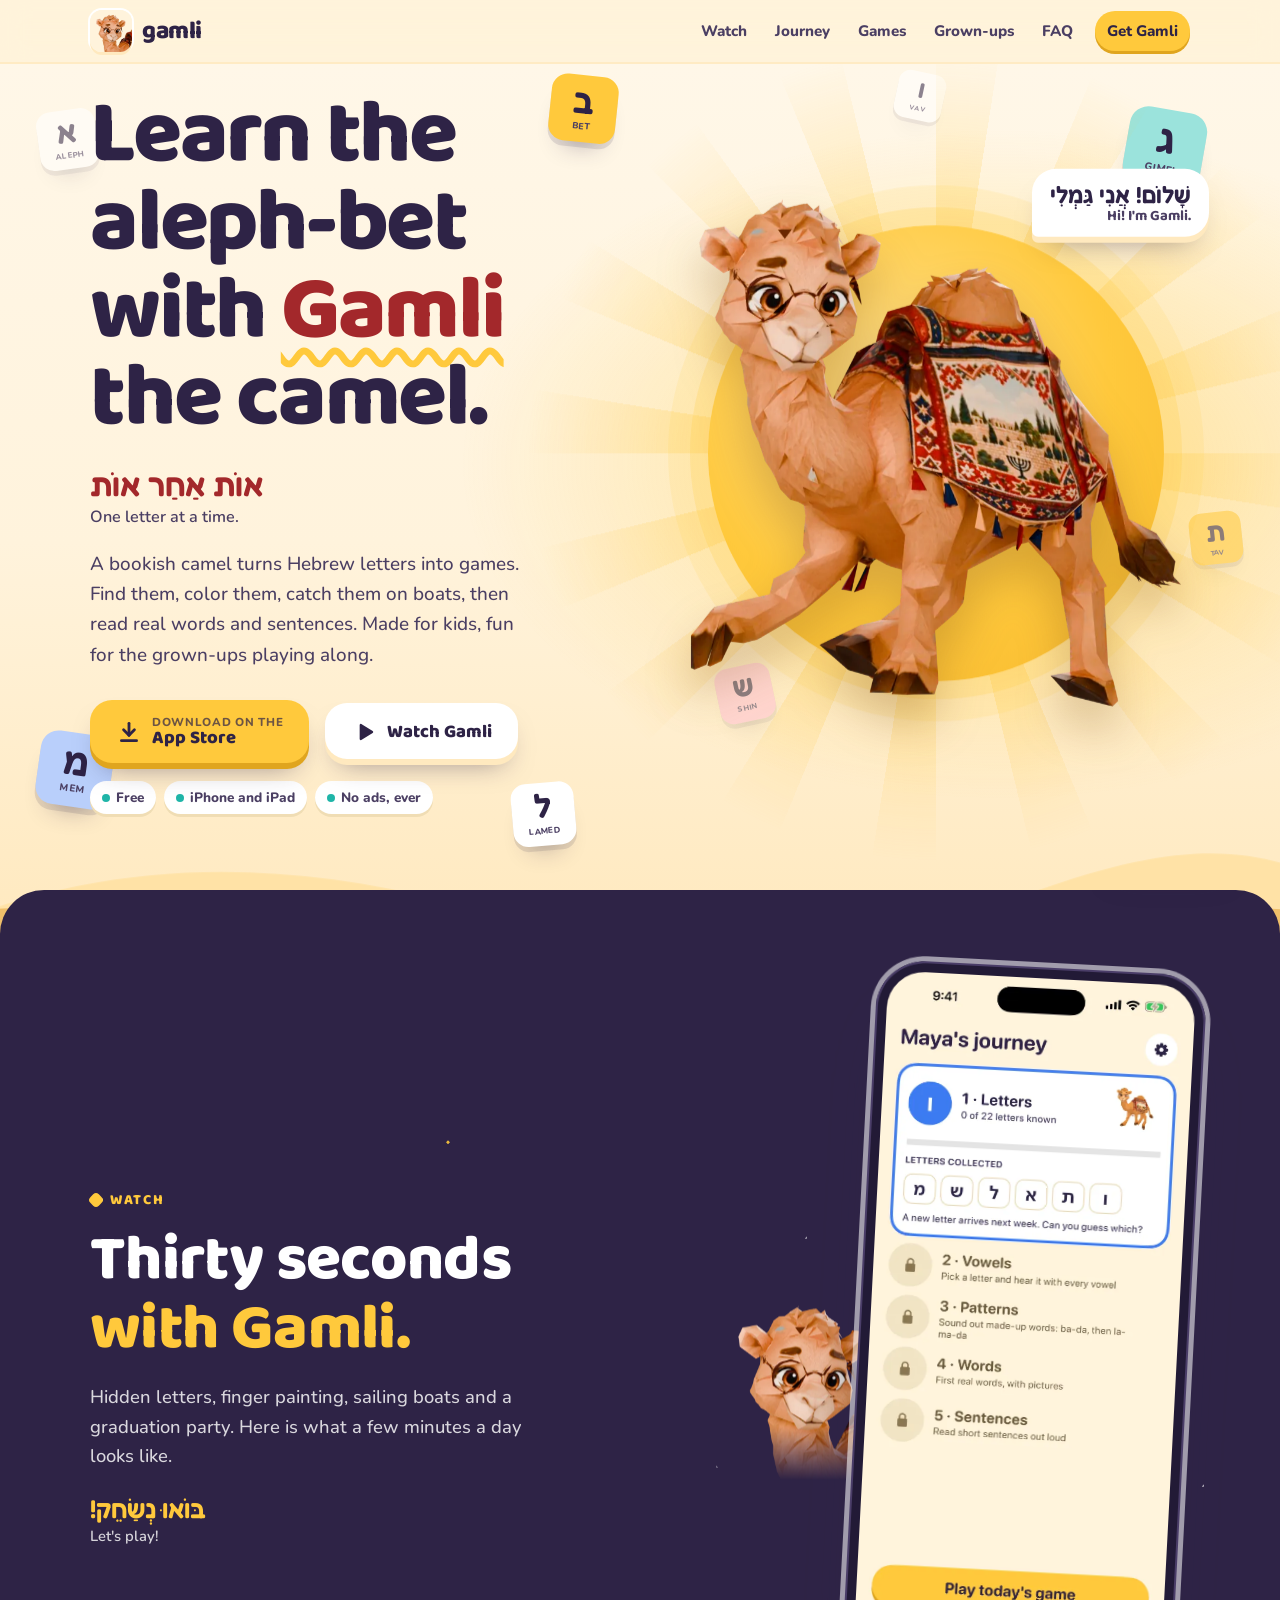
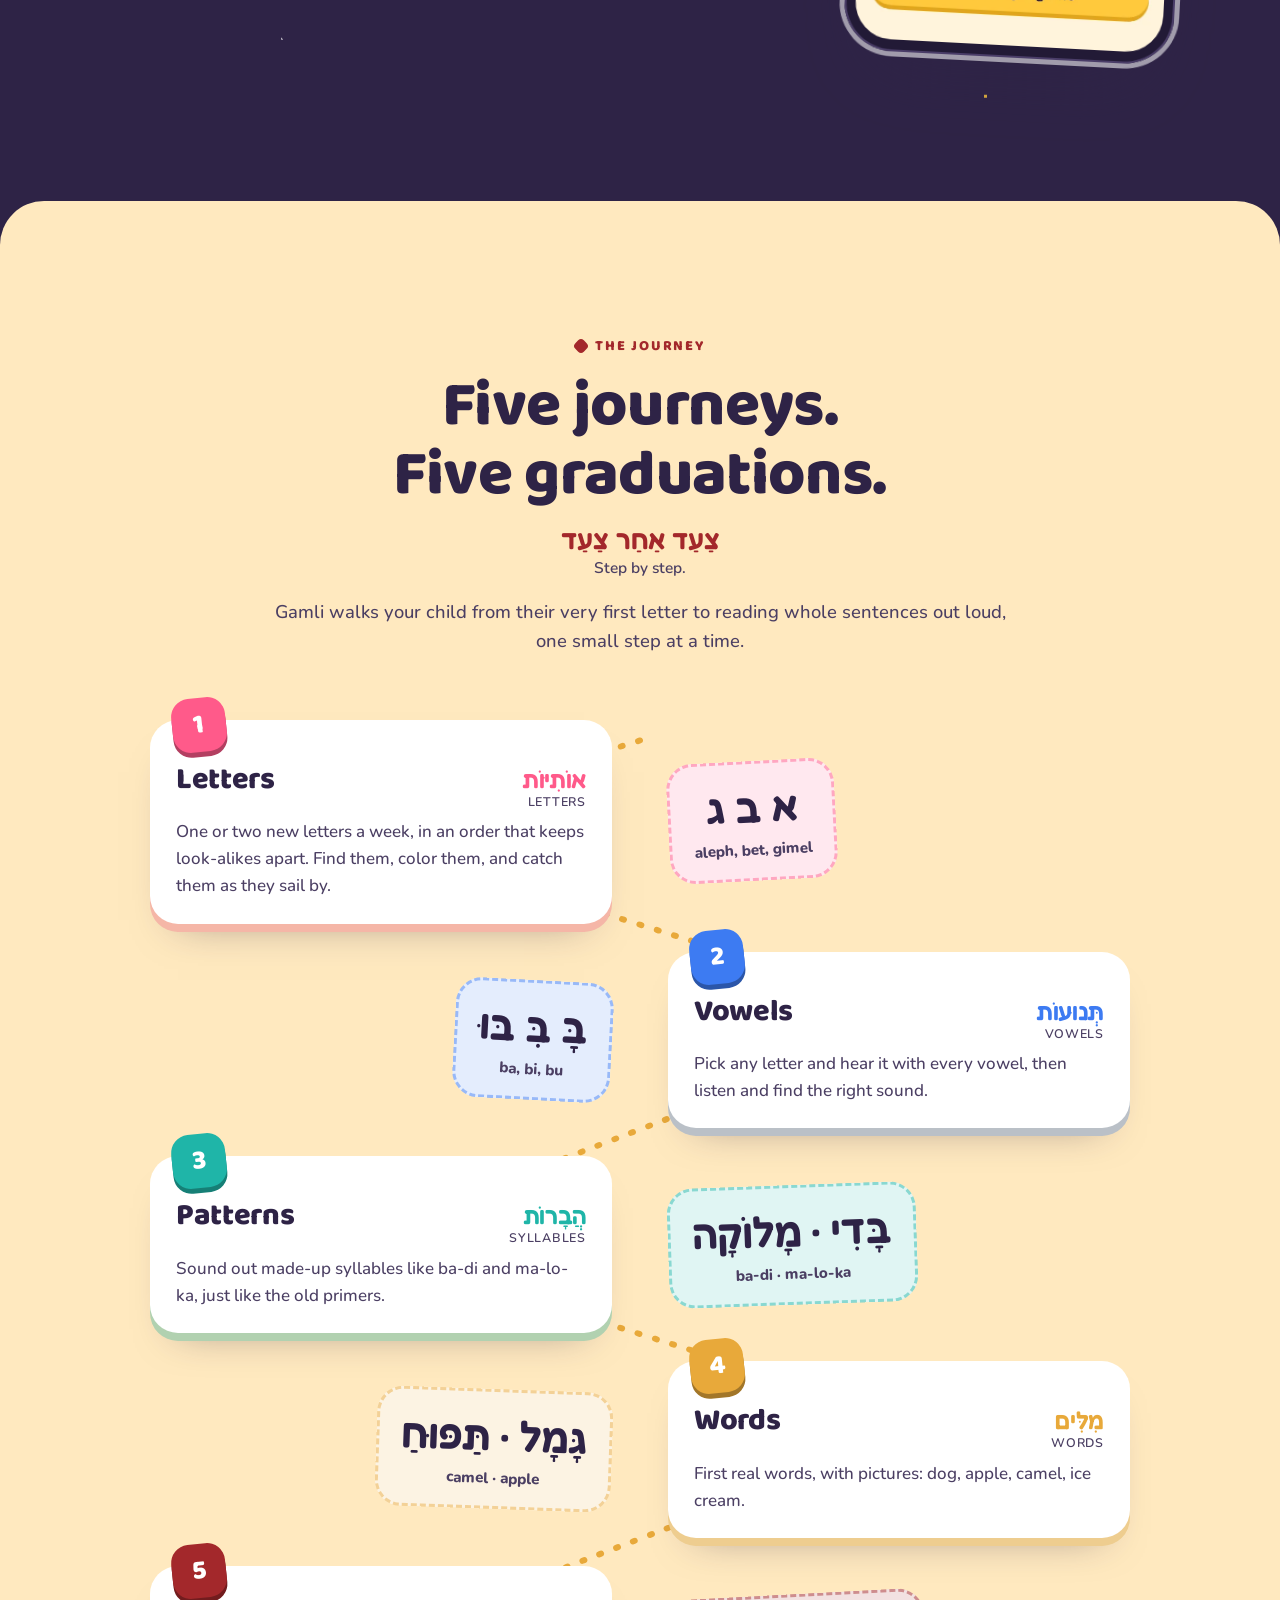
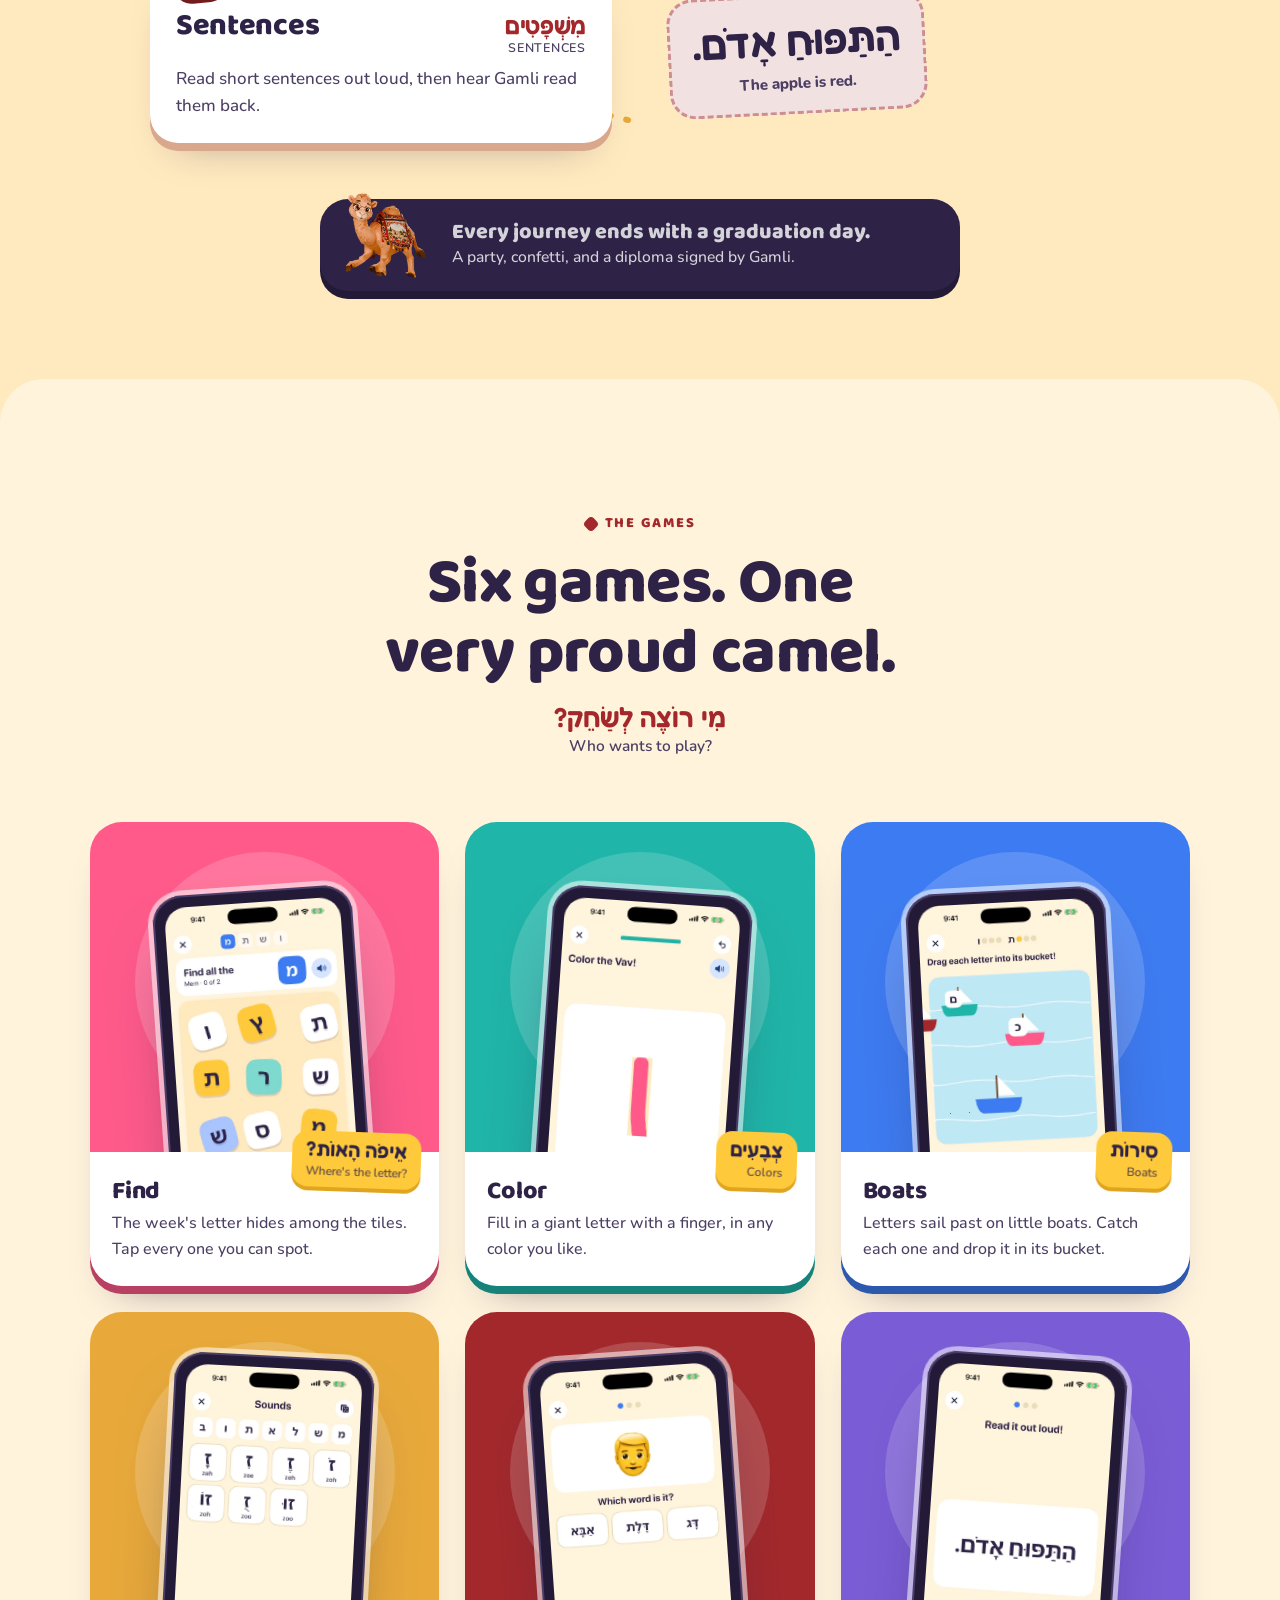
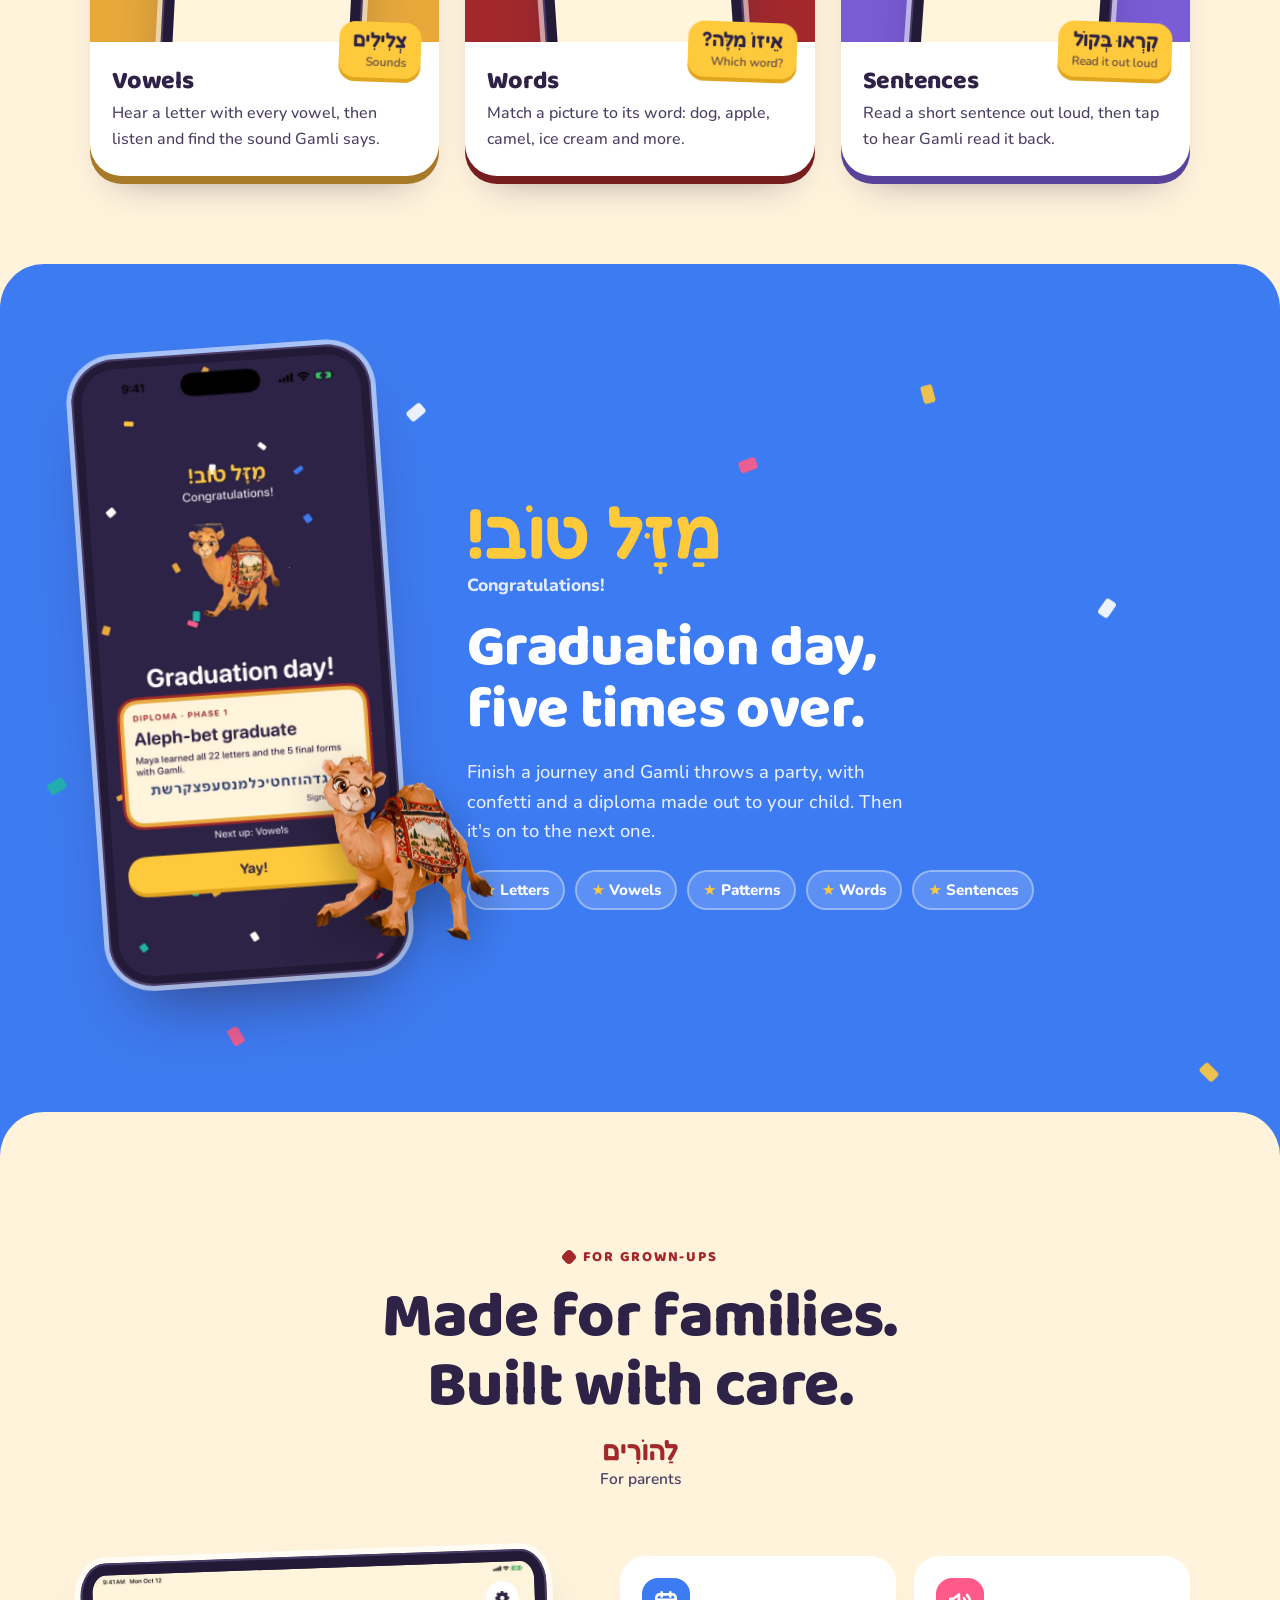
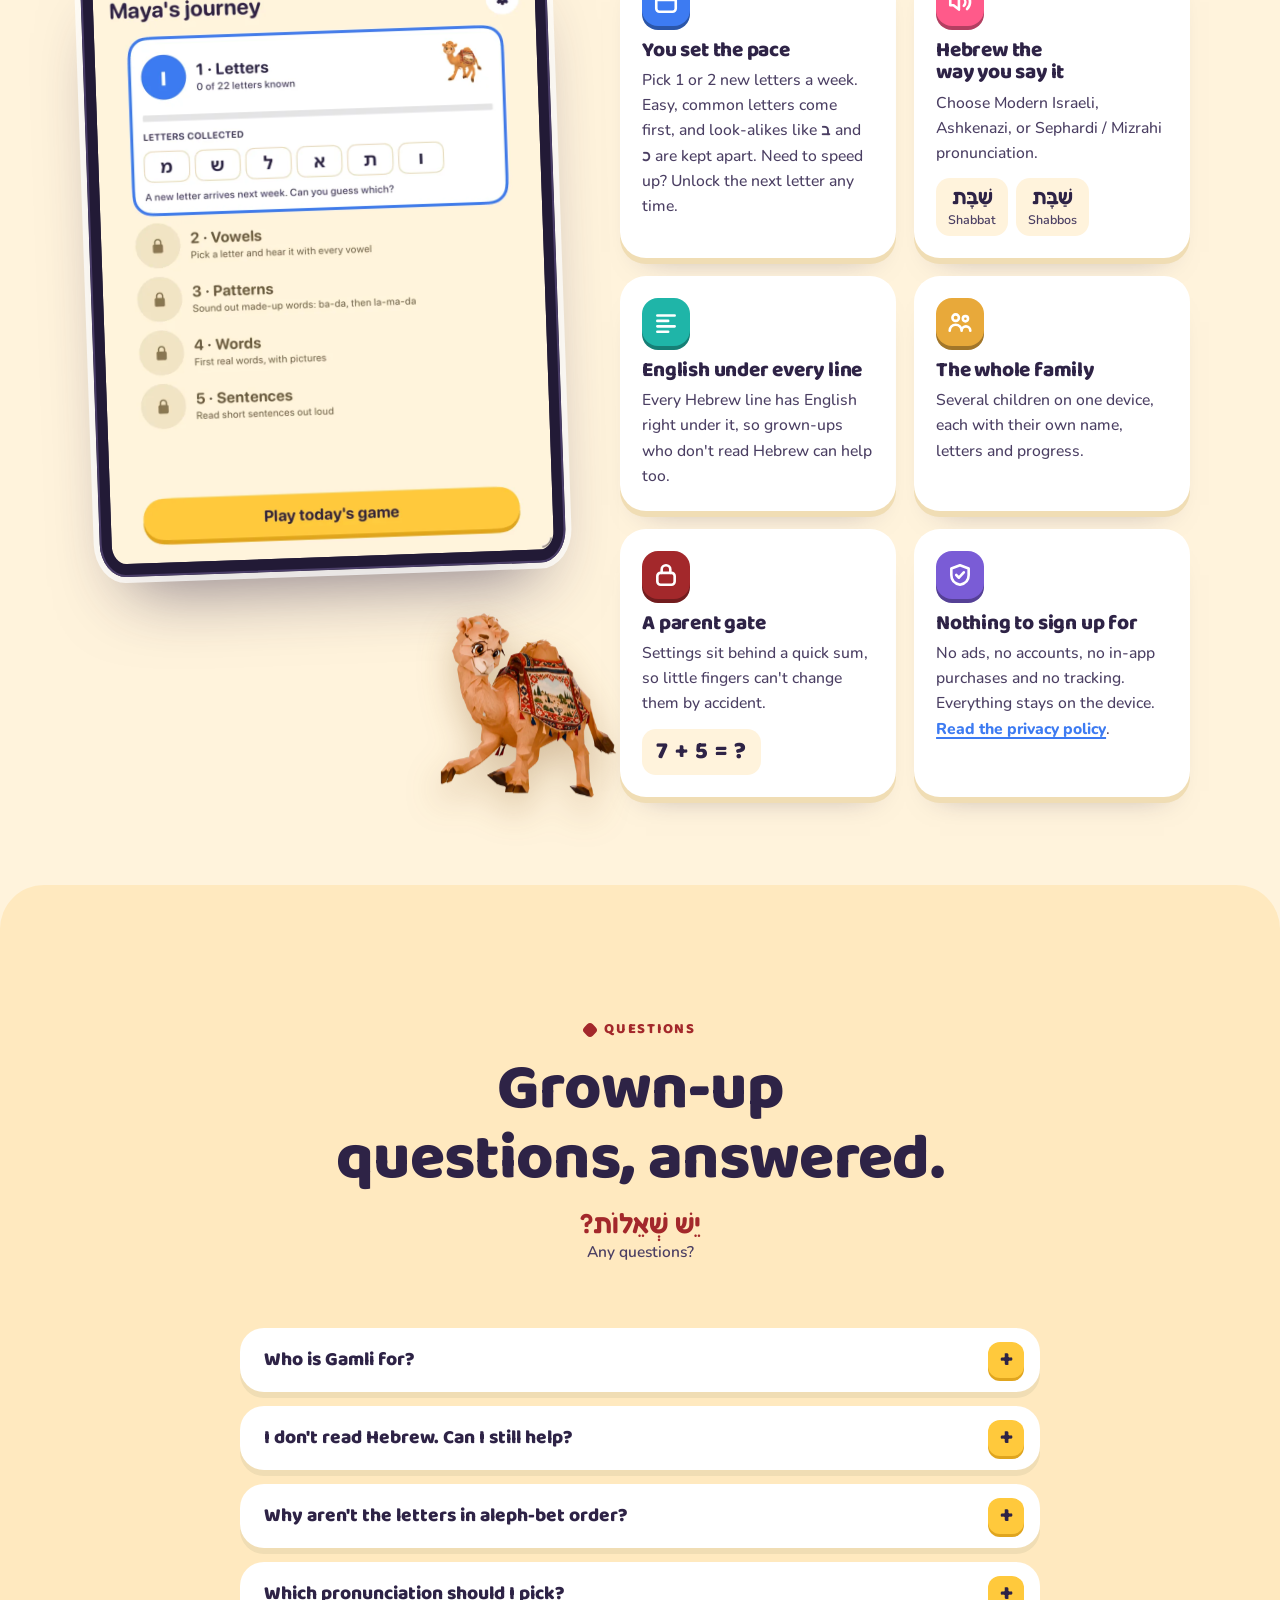
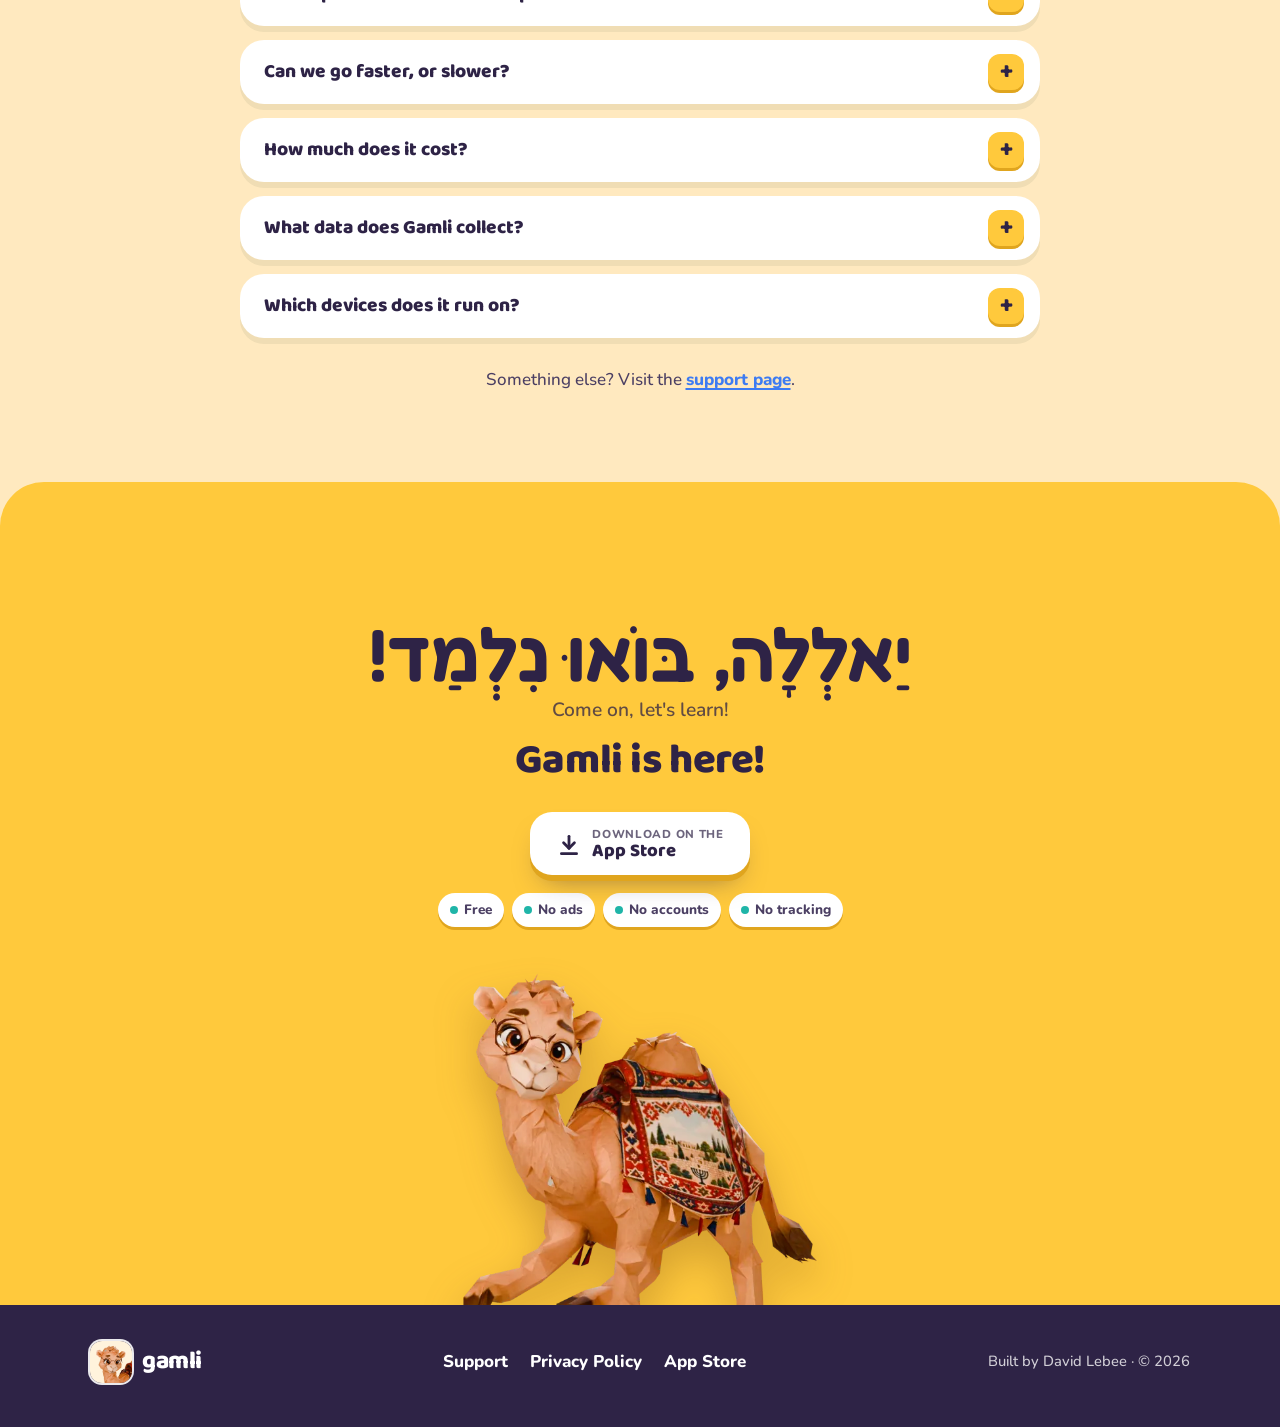
<file: index.html>
<!doctype html>
<html lang="en">
<head>
<meta charset="utf-8">
<meta name="viewport" content="width=device-width, initial-scale=1">
<title>Gamli: Hebrew Letters</title>
<meta name="description" content="Learn the Hebrew aleph-bet with Gamli, a friendly camel in round glasses. Find letters, color them, catch them on boats, then read real words and sentences. Free for iPhone and iPad, with no ads and no accounts. Built by David Lebee.">
<meta name="theme-color" content="#FFF3DC">
<meta property="og:type" content="website">
<meta property="og:title" content="Gamli: Hebrew Letters">
<meta property="og:description" content="Learn the aleph-bet with a camel. One letter at a time.">
<meta property="og:url" content="https://dlebee.github.io/gamli-public/">
<meta property="og:image" content="https://dlebee.github.io/gamli-public/assets/og.jpg">
<meta name="twitter:card" content="summary_large_image">
<link rel="icon" href="assets/favicon.png">
<link rel="apple-touch-icon" href="assets/apple-touch-icon.png">
<link rel="preconnect" href="https://fonts.googleapis.com">
<link rel="preconnect" href="https://fonts.gstatic.com" crossorigin>
<link rel="stylesheet" href="https://fonts.googleapis.com/css2?family=Baloo+2:wght@600;700;800&family=Fredoka:wght@500;600&family=Nunito:wght@500;700;800&display=swap">
<link rel="stylesheet" href="assets/site.css">
<link rel="preload" as="image" href="assets/gamli/happy.webp" fetchpriority="high">
</head>
<body class="home">
<header class="top">
  <div class="wrap top-inner">
    <a class="brand" href="./"><img src="assets/icon-256.png" alt="" width="42" height="42"><span>gamli</span></a>
    <nav aria-label="Main">
      <a class="wide" href="#watch">Watch</a>
      <a class="wide" href="#journey">Journey</a>
      <a class="wide" href="#games">Games</a>
      <a class="wide" href="#grown-ups">Grown-ups</a>
      <a class="wide" href="#faq">FAQ</a>
      <a class="pill" href="https://apps.apple.com/app/id6821842256">Get Gamli</a>
    </nav>
  </div>
</header>

<main>
  <!-- Hero: Gamli on a rising sun, letter tiles drifting at three depths, dunes in front. -->
  <section class="hero">
    <div class="drift" aria-hidden="true">
      <span class="tile far" data-speed="-0.12" style="--x: 3%; --y: 6%; --mx: 2%; --my: 25%; --s: .8; --r: -8deg; --c: #fff;"><span><b>א</b><i>aleph</i></span></span>
      <span class="tile" data-speed="-0.3" style="--x: 43%; --y: 3%; --mx: 80%; --my: 22%; --s: .9; --r: 6deg; --c: #FFC93C; --d: 6s;"><span><b>ב</b><i>bet</i></span></span>
      <span class="tile near" data-speed="-0.5" style="--x: 88%; --y: 8%; --mx: 84%; --my: 46%; --s: 1.05; --r: 10deg; --c: #9BE3DC; --d: 8s; --dl: -2s;"><span><b>ג</b><i>gimel</i></span></span>
      <span class="tile far desk" data-speed="-0.15" style="--x: 56%; --y: 70%; --s: .75; --r: -12deg; --c: #FFC2D4; --dl: -3s;"><span><b>ש</b><i>shin</i></span></span>
      <span class="tile near desk" data-speed="-0.55" style="--x: 3%; --y: 80%; --s: 1; --r: 8deg; --c: #B9CFFB; --d: 7.5s;"><span><b>מ</b><i>mem</i></span></span>
      <span class="tile desk" data-speed="-0.25" style="--x: 40%; --y: 84%; --s: .85; --r: -5deg; --c: #fff; --dl: -4s;"><span><b>ל</b><i>lamed</i></span></span>
      <span class="tile far" data-speed="-0.1" style="--x: 93%; --y: 52%; --mx: 4%; --my: 47%; --s: .7; --r: -6deg; --c: #FFC93C; --dl: -1s;"><span><b>ת</b><i>tav</i></span></span>
      <span class="tile far desk" data-speed="-0.18" style="--x: 70%; --y: 2%; --s: .65; --r: 12deg; --c: #fff; --dl: -5s;"><span><b>ו</b><i>vav</i></span></span>
    </div>

    <div class="wrap hero-grid">
      <div class="hero-title">
        <h1>Learn the aleph-bet with <span class="name">Gamli</span> the&nbsp;camel.</h1>
      </div>

      <div class="hero-art">
        <div class="sun" data-speed="0.08" aria-hidden="true"></div>
        <div class="gamli-hero" data-speed="-0.06">
          <img src="assets/gamli/happy.webp" width="960" height="960" alt="Gamli, a fluffy one-hump camel in round glasses, wearing an embroidered saddle blanket">
          <p class="say" aria-hidden="true"><span class="he">שָׁלוֹם! אֲנִי גַּמְלִי</span><span class="en">Hi! I'm Gamli.</span></p>
        </div>
      </div>

      <div class="hero-body">
        <p class="tagline duo"><span class="he">אוֹת אַחַר אוֹת</span><span class="en">One letter at a time.</span></p>
        <p class="hero-lede">A bookish camel turns Hebrew letters into games. Find them, color them, catch them on boats, then read real words and sentences. Made for kids, fun for the grown-ups playing along.</p>
        <div class="cta">
          <a class="button" href="https://apps.apple.com/app/id6821842256">
            <svg viewBox="0 0 24 24" fill="none" stroke="currentColor" stroke-width="2.6" stroke-linecap="round" stroke-linejoin="round" aria-hidden="true"><path d="M12 4v11"/><path d="m7 10 5 5 5-5"/><path d="M5 20h14"/></svg>
            <span class="stack"><small>Download on the</small>App Store</span>
          </a>
          <a class="button ghost" href="#watch">
            <svg viewBox="0 0 24 24" fill="currentColor" aria-hidden="true"><path d="M8 5.5v13a1 1 0 0 0 1.5.86l10.5-6.5a1 1 0 0 0 0-1.72L9.5 4.64A1 1 0 0 0 8 5.5Z"/></svg>
            Watch Gamli
          </a>
        </div>
        <p class="fine"><span class="chip">Free</span><span class="chip">iPhone and iPad</span><span class="chip">No ads, ever</span></p>
      </div>
    </div>

    <div class="dunes" aria-hidden="true">
      <svg data-speed="0.18" viewBox="0 0 1440 200" preserveAspectRatio="none" style="height: 92%"><path fill="#FFE2A6" d="M0 120 C 180 40 360 40 560 100 S 940 150 1120 80 S 1360 40 1440 70 V 200 H 0 Z"/></svg>
      <svg data-speed="0.1" viewBox="0 0 1440 200" preserveAspectRatio="none" style="height: 70%"><path fill="#F9D38A" d="M0 140 C 220 70 420 110 640 140 S 1040 60 1260 110 S 1400 140 1440 130 V 200 H 0 Z"/></svg>
      <svg viewBox="0 0 1440 200" preserveAspectRatio="none" style="height: 42%"><path fill="#EFBF6A" d="M0 150 C 260 100 480 170 760 150 S 1180 110 1440 150 V 200 H 0 Z"/></svg>
    </div>
  </section>

  <!-- Showreel. The video lives at assets/gamli-reel.mp4; until it does, the journey screenshot shows. -->
  <section class="band band-night" id="watch">
    <div class="stars" aria-hidden="true" data-speed="0.15"></div>
    <div class="moon" aria-hidden="true" data-speed="0.3"></div>
    <div class="wrap reel">
      <div class="reel-copy reveal">
        <p class="kicker">Watch</p>
        <h2>Thirty seconds <em>with Gamli.</em></h2>
        <p class="lede">Hidden letters, finger painting, sailing boats and a graduation party. Here is what a few minutes a day looks like.</p>
        <p class="duo"><span class="he">בּוֹאוּ נְשַׂחֵק!</span><span class="en">Let's play!</span></p>
      </div>
      <div class="reel-stage">
        <div class="phone" data-speed="-0.06">
          <div class="screen">
            <img src="assets/shots/journey.webp" alt="Maya's journey screen: the Letters phase with the letters she has collected" width="600" height="1304" loading="lazy">
            <video muted autoplay loop playsinline preload="metadata" poster="assets/gamli-reel-poster.jpg" aria-label="Gamli app showreel: finding, coloring and catching Hebrew letters">
              <source src="assets/gamli-reel.mp4" type="video/mp4" onerror="this.parentNode.classList.add('gone')">
            </video>
          </div>
        </div>
        <img class="peek" src="assets/gamli/face.webp" alt="" width="640" height="640" loading="lazy" data-speed="-0.2">
        <p class="say" aria-hidden="true" data-speed="-0.3"><span class="he">כׇּל הַכָּבוֹד!</span><span class="en">Well done!</span></p>
      </div>
    </div>
  </section>

  <!-- The five phases, as a winding path. -->
  <section class="band band-deep" id="journey">
    <div class="wrap">
      <div class="section-head reveal">
        <p class="kicker">The journey</p>
        <h2>Five journeys. Five graduations.</h2>
        <p class="duo"><span class="he">צַעַד אַחַר צַעַד</span><span class="en">Step by step.</span></p>
        <p class="lede">Gamli walks your child from their very first letter to reading whole sentences out loud, one small step at a time.</p>
      </div>

      <div class="path-wrap">
      <svg class="path-line" viewBox="0 0 100 500" preserveAspectRatio="none" aria-hidden="true"><path d="M50 10 C 20 55 20 55 50 100 S 80 145 50 200 S 20 255 50 300 S 80 345 50 400 S 20 455 50 490"/></svg>
      <ol class="path">
        <li class="stop" style="--c: var(--berry); --tilt: -3deg;">
          <div class="stop-card reveal">
            <span class="badge" aria-hidden="true">1</span>
            <h3>Letters <span class="duo"><span class="he">אוֹתִיּוֹת</span><span class="en">Letters</span></span></h3>
            <p>One or two new letters a week, in an order that keeps look-alikes apart. Find them, color them, and catch them as they sail by.</p>
          </div>
          <div class="stop-sample reveal" aria-hidden="true"><span class="he">א ב ג</span><span class="en">aleph, bet, gimel</span></div>
        </li>
        <li class="stop" style="--c: var(--sky); --tilt: 3deg;">
          <div class="stop-card reveal">
            <span class="badge" aria-hidden="true">2</span>
            <h3>Vowels <span class="duo"><span class="he">תְּנוּעוֹת</span><span class="en">Vowels</span></span></h3>
            <p>Pick any letter and hear it with every vowel, then listen and find the right sound.</p>
          </div>
          <div class="stop-sample reveal" aria-hidden="true"><span class="he">בָּ בִּ בּוּ</span><span class="en">ba, bi, bu</span></div>
        </li>
        <li class="stop" style="--c: var(--oasis); --tilt: -2deg;">
          <div class="stop-card reveal">
            <span class="badge" aria-hidden="true">3</span>
            <h3>Patterns <span class="duo"><span class="he">הֲבָרוֹת</span><span class="en">Syllables</span></span></h3>
            <p>Sound out made-up syllables like ba-di and ma-lo-ka, just like the old primers.</p>
          </div>
          <div class="stop-sample reveal" aria-hidden="true"><span class="he">בָּדִי · מָלוֹקָה</span><span class="en">ba-di · ma-lo-ka</span></div>
        </li>
        <li class="stop" style="--c: var(--gold); --tilt: 2deg;">
          <div class="stop-card reveal">
            <span class="badge" aria-hidden="true">4</span>
            <h3>Words <span class="duo"><span class="he">מִלִּים</span><span class="en">Words</span></span></h3>
            <p>First real words, with pictures: dog, apple, camel, ice cream.</p>
          </div>
          <div class="stop-sample reveal" aria-hidden="true"><span class="he">גָּמָל · תַּפּוּחַ</span><span class="en">camel · apple</span></div>
        </li>
        <li class="stop" style="--c: var(--tapestry); --tilt: -3deg;">
          <div class="stop-card reveal">
            <span class="badge" aria-hidden="true">5</span>
            <h3>Sentences <span class="duo"><span class="he">מִשְׁפָּטִים</span><span class="en">Sentences</span></span></h3>
            <p>Read short sentences out loud, then hear Gamli read them back.</p>
          </div>
          <div class="stop-sample reveal" aria-hidden="true"><span class="he">הַתַּפּוּחַ אָדֹם.</span><span class="en">The apple is red.</span></div>
        </li>
      </ol>
      </div>

      <p class="graduate reveal">
        <img src="assets/gamli/cheer.webp" alt="" width="640" height="640" loading="lazy">
        <span><b>Every journey ends with a graduation day.</b> <span>A party, confetti, and a diploma signed by Gamli.</span></span>
      </p>
    </div>
  </section>

  <!-- The games, each in a phone. -->
  <section class="band band-sand" id="games">
    <div class="wrap">
      <div class="section-head reveal">
        <p class="kicker">The games</p>
        <h2>Six games. One very proud camel.</h2>
        <p class="duo"><span class="he">מִי רוֹצֶה לְשַׂחֵק?</span><span class="en">Who wants to play?</span></p>
      </div>

      <ul class="games">
        <li class="game reveal" style="--c: var(--berry); --tilt: -4deg;">
          <div class="game-shot"><figure class="phone" data-speed="-0.05"><div class="screen"><img src="assets/shots/find.webp" alt="Find all the Mem: a grid of colorful letter tiles" width="600" height="1304" loading="lazy"></div></figure></div>
          <div class="game-text">
            <p class="duo" aria-hidden="true"><span class="he">אֵיפֹה הָאוֹת?</span><span class="en">Where's the letter?</span></p>
            <h3>Find</h3>
            <p>The week's letter hides among the tiles. Tap every one you can spot.</p>
          </div>
        </li>
        <li class="game reveal" style="--c: var(--oasis); --tilt: 4deg;">
          <div class="game-shot"><figure class="phone" data-speed="-0.05"><div class="screen"><img src="assets/shots/color.webp" alt="Color the Vav: a big letter being filled in pink" width="600" height="1304" loading="lazy"></div></figure></div>
          <div class="game-text">
            <p class="duo" aria-hidden="true"><span class="he">צְבָעִים</span><span class="en">Colors</span></p>
            <h3>Color</h3>
            <p>Fill in a giant letter with a finger, in any color you like.</p>
          </div>
        </li>
        <li class="game reveal" style="--c: var(--sky); --tilt: -3deg;">
          <div class="game-shot"><figure class="phone" data-speed="-0.05"><div class="screen"><img src="assets/shots/boats.webp" alt="Letters sailing on boats, to be dragged into the right bucket" width="600" height="1304" loading="lazy"></div></figure></div>
          <div class="game-text">
            <p class="duo" aria-hidden="true"><span class="he">סִירוֹת</span><span class="en">Boats</span></p>
            <h3>Boats</h3>
            <p>Letters sail past on little boats. Catch each one and drop it in its bucket.</p>
          </div>
        </li>
        <li class="game reveal" style="--c: var(--gold); --tilt: 3deg;">
          <div class="game-shot"><figure class="phone" data-speed="-0.05"><div class="screen"><img src="assets/shots/vowels.webp" alt="The Zayin with every vowel: zah, zee, zeh, zoh, zoo" width="600" height="1304" loading="lazy"></div></figure></div>
          <div class="game-text">
            <p class="duo" aria-hidden="true"><span class="he">צְלִילִים</span><span class="en">Sounds</span></p>
            <h3>Vowels</h3>
            <p>Hear a letter with every vowel, then listen and find the sound Gamli says.</p>
          </div>
        </li>
        <li class="game reveal" style="--c: var(--tapestry); --tilt: -4deg;">
          <div class="game-shot"><figure class="phone" data-speed="-0.05"><div class="screen"><img src="assets/shots/words.webp" alt="Which word is it? A picture of a dad and three Hebrew words to choose from" width="600" height="1304" loading="lazy"></div></figure></div>
          <div class="game-text">
            <p class="duo" aria-hidden="true"><span class="he">אֵיזוֹ מִלָּה?</span><span class="en">Which word?</span></p>
            <h3>Words</h3>
            <p>Match a picture to its word: dog, apple, camel, ice cream and more.</p>
          </div>
        </li>
        <li class="game reveal" style="--c: #7A5CD6; --tilt: 4deg;">
          <div class="game-shot"><figure class="phone" data-speed="-0.05"><div class="screen"><img src="assets/shots/sentences.webp" alt="Read it out loud: the apple is red, in Hebrew" width="600" height="1304" loading="lazy"></div></figure></div>
          <div class="game-text">
            <p class="duo" aria-hidden="true"><span class="he">קִרְאוּ בְּקוֹל</span><span class="en">Read it out loud</span></p>
            <h3>Sentences</h3>
            <p>Read a short sentence out loud, then tap to hear Gamli read it back.</p>
          </div>
        </li>
      </ul>
      <p class="swipe-hint" aria-hidden="true">Swipe for more games →</p>
    </div>
  </section>

  <!-- Graduation party. -->
  <section class="band band-sky">
    <div class="confetti" aria-hidden="true" data-speed="0.12">
      <i style="--x: 6%; --y: 12%; --c: #FFC93C; --r: 20deg;"></i>
      <i style="--x: 18%; --y: 78%; --c: #FF5A8A; --r: -30deg;"></i>
      <i style="--x: 32%; --y: 8%; --c: #fff; --r: 50deg;"></i>
      <i style="--x: 47%; --y: 90%; --c: #1FB5A8; --r: 10deg;"></i>
      <i style="--x: 58%; --y: 14%; --c: #FF5A8A; --r: 70deg;"></i>
      <i style="--x: 72%; --y: 6%; --c: #FFC93C; --r: -15deg;"></i>
      <i style="--x: 86%; --y: 30%; --c: #fff; --r: 35deg;"></i>
      <i style="--x: 94%; --y: 82%; --c: #FFC93C; --r: -45deg;"></i>
      <i style="--x: 4%; --y: 50%; --c: #1FB5A8; --r: 60deg;"></i>
      <i style="--x: 66%; --y: 94%; --c: #fff; --r: -20deg;"></i>
    </div>
    <div class="wrap party">
      <div class="party-stage">
        <figure class="phone" data-speed="-0.08"><div class="screen"><img src="assets/shots/graduation.webp" alt="Graduation day: a diploma for Maya, Aleph-bet graduate, signed by Gamli" width="600" height="1304" loading="lazy"></div></figure>
        <img class="cheer" src="assets/gamli/cheer.webp" alt="" width="640" height="640" loading="lazy" data-speed="-0.22">
      </div>
      <div class="party-copy reveal">
        <p class="duo"><span class="big-he">מַזָּל טוֹב!</span><span class="big-en">Congratulations!</span></p>
        <h2>Graduation day, five times over.</h2>
        <p class="lede">Finish a journey and Gamli throws a party, with confetti and a diploma made out to your child. Then it's on to the next one.</p>
        <ul class="diplomas">
          <li>Letters</li>
          <li>Vowels</li>
          <li>Patterns</li>
          <li>Words</li>
          <li>Sentences</li>
        </ul>
      </div>
    </div>
  </section>

  <!-- For grown-ups. -->
  <section class="band band-sand" id="grown-ups">
    <div class="wrap">
      <div class="section-head reveal">
        <p class="kicker">For grown-ups</p>
        <h2>Made for families. Built with care.</h2>
        <p class="duo"><span class="he">לַהוֹרִים</span><span class="en">For parents</span></p>
      </div>
      <div class="grown">
        <div class="grown-stage reveal">
          <figure class="tablet"><img src="assets/shots/ipad-journey.webp" alt="Gamli on iPad: Maya's journey, with five phases from Letters to Sentences" width="900" height="1200" loading="lazy"></figure>
          <img class="peek" src="assets/gamli/think.webp" alt="" width="640" height="640" loading="lazy" data-speed="-0.12">
        </div>
        <ul class="cards">
          <li class="card reveal" style="--c: var(--sky);">
            <span class="ico" aria-hidden="true"><svg viewBox="0 0 24 24" fill="none" stroke="currentColor" stroke-width="2.4" stroke-linecap="round" stroke-linejoin="round"><rect x="3" y="5" width="18" height="16" rx="3"/><path d="M3 10h18M8 3v4M16 3v4"/></svg></span>
            <h3>You set the pace</h3>
            <p>Pick 1 or 2 new letters a week. Easy, common letters come first, and look-alikes like ב and כ are kept apart. Need to speed up? Unlock the next letter any time.</p>
          </li>
          <li class="card reveal" style="--c: var(--berry);">
            <span class="ico" aria-hidden="true"><svg viewBox="0 0 24 24" fill="none" stroke="currentColor" stroke-width="2.4" stroke-linecap="round" stroke-linejoin="round"><path d="M11 5 6 9H3v6h3l5 4V5Z"/><path d="M15.5 8.5a5 5 0 0 1 0 7M18.5 5.5a9 9 0 0 1 0 13"/></svg></span>
            <h3>Hebrew the way you say it</h3>
            <p>Choose Modern Israeli, Ashkenazi, or Sephardi / Mizrahi pronunciation.</p>
            <div class="demo" aria-hidden="true">
              <span class="duo"><span class="he">שַׁבָּת</span><span class="en">Shabbat</span></span>
              <span class="duo"><span class="he">שַׁבָּת</span><span class="en">Shabbos</span></span>
            </div>
          </li>
          <li class="card reveal" style="--c: var(--oasis);">
            <span class="ico" aria-hidden="true"><svg viewBox="0 0 24 24" fill="none" stroke="currentColor" stroke-width="2.4" stroke-linecap="round" stroke-linejoin="round"><path d="M4 6h16M4 11h10M4 16h16M4 21h10"/></svg></span>
            <h3>English under every line</h3>
            <p>Every Hebrew line has English right under it, so grown-ups who don't read Hebrew can help too.</p>
          </li>
          <li class="card reveal" style="--c: var(--gold);">
            <span class="ico" aria-hidden="true"><svg viewBox="0 0 24 24" fill="none" stroke="currentColor" stroke-width="2.4" stroke-linecap="round" stroke-linejoin="round"><circle cx="8" cy="8" r="3"/><circle cx="17" cy="9" r="2.4"/><path d="M2.5 20a5.5 5.5 0 0 1 11 0M13.5 20a4 4 0 0 1 8 0"/></svg></span>
            <h3>The whole family</h3>
            <p>Several children on one device, each with their own name, letters and progress.</p>
          </li>
          <li class="card reveal" style="--c: var(--tapestry);">
            <span class="ico" aria-hidden="true"><svg viewBox="0 0 24 24" fill="none" stroke="currentColor" stroke-width="2.4" stroke-linecap="round" stroke-linejoin="round"><rect x="4" y="10" width="16" height="11" rx="3"/><path d="M8 10V7a4 4 0 0 1 8 0v3"/></svg></span>
            <h3>A parent gate</h3>
            <p>Settings sit behind a quick sum, so little fingers can't change them by accident.</p>
            <div class="demo" aria-hidden="true"><span class="sum">7 + 5 = ?</span></div>
          </li>
          <li class="card reveal" style="--c: #7A5CD6;">
            <span class="ico" aria-hidden="true"><svg viewBox="0 0 24 24" fill="none" stroke="currentColor" stroke-width="2.4" stroke-linecap="round" stroke-linejoin="round"><path d="M12 3 4 6v6c0 5 3.5 8 8 9 4.5-1 8-4 8-9V6l-8-3Z"/><path d="m8.5 12 2.5 2.5 4.5-5"/></svg></span>
            <h3>Nothing to sign up for</h3>
            <p>No ads, no accounts, no in-app purchases and no tracking. Everything stays on the device. <a href="privacy/">Read the privacy policy</a>.</p>
          </li>
        </ul>
      </div>
    </div>
  </section>

  <!-- FAQ -->
  <section class="band band-deep" id="faq">
    <div class="wrap">
      <div class="section-head reveal">
        <p class="kicker">Questions</p>
        <h2>Grown-up questions, answered.</h2>
        <p class="duo"><span class="he">יֵשׁ שְׁאֵלוֹת?</span><span class="en">Any questions?</span></p>
      </div>
      <div class="faq">
        <details>
          <summary>Who is Gamli for?</summary>
          <div class="answer"><p>Young children just starting the aleph-bet, and the grown-ups who play along with them. Grown-ups learning to read Hebrew enjoy it too.</p></div>
        </details>
        <details>
          <summary>I don't read Hebrew. Can I still help?</summary>
          <div class="answer"><p>Yes. Every Hebrew line in the app has English right under it, and Gamli says the letters and words out loud, so you can learn right alongside your child.</p>
          <p class="duo"><span class="he">אוֹת אַחַר אוֹת</span><span class="en">One letter at a time.</span></p></div>
        </details>
        <details>
          <summary>Why aren't the letters in aleph-bet order?</summary>
          <div class="answer"><p>Easy, common letters come first, and look-alikes like ב and כ are kept apart so they don't get mixed up. Between new letters, the games practice the ones already met.</p></div>
        </details>
        <details>
          <summary>Which pronunciation should I pick?</summary>
          <div class="answer"><p>Modern Israeli is how Hebrew is spoken in Israel today. Ashkenazi is traditional in many synagogues and Hebrew schools in North America and Europe (for example, "Shabbos"). Sephardi / Mizrahi keeps a deep, throaty ח and ע. You can change it any time in Grown-up settings.</p></div>
        </details>
        <details>
          <summary>Can we go faster, or slower?</summary>
          <div class="answer"><p>Yes. Open Grown-up settings (the gear on the journey screen, after a quick sum) to change the pace or unlock the next letter right away.</p></div>
        </details>
        <details>
          <summary>How much does it cost?</summary>
          <div class="answer"><p>Gamli is free, with no ads and no in-app purchases.</p></div>
        </details>
        <details>
          <summary>What data does Gamli collect?</summary>
          <div class="answer"><p>None. There are no accounts, no analytics and no tracking. Your child's name and progress stay in a small file on the device, and we never see it. The <a href="privacy/">privacy policy</a> has the details.</p></div>
        </details>
        <details>
          <summary>Which devices does it run on?</summary>
          <div class="answer"><p>Gamli is on the App Store for iPhone and iPad. An Android version is on the way.</p></div>
        </details>
      </div>
      <p class="faq-more">Something else? Visit the <a href="support/">support page</a>.</p>
    </div>
  </section>

  <!-- Outro -->
  <section class="band band-sun outro">
    <div class="wrap reveal">
      <p class="duo"><span class="he">יַאלְלָה, בּוֹאוּ נִלְמַד!</span><span class="en">Come on, let's learn!</span></p>
      <h2>Gamli is here!</h2>
      <a class="button white" href="https://apps.apple.com/app/id6821842256">
        <svg viewBox="0 0 24 24" fill="none" stroke="currentColor" stroke-width="2.6" stroke-linecap="round" stroke-linejoin="round" aria-hidden="true"><path d="M12 4v11"/><path d="m7 10 5 5 5-5"/><path d="M5 20h14"/></svg>
        <span class="stack"><small>Download on the</small>App Store</span>
      </a>
      <p class="fine"><span class="chip">Free</span><span class="chip">No ads</span><span class="chip">No accounts</span><span class="chip">No tracking</span></p>
      <img class="cheer" src="assets/gamli/cheer.webp" alt="Gamli cheering" width="640" height="640" loading="lazy">
    </div>
  </section>
</main>

<footer class="foot">
  <div class="wrap">
    <a class="brand" href="./"><img src="assets/icon-256.png" alt="" width="42" height="42"><span>gamli</span></a>
    <nav aria-label="Footer"><a href="support/">Support</a><a href="privacy/">Privacy Policy</a><a href="https://apps.apple.com/app/id6821842256">App Store</a></nav>
    <p class="credit">Built by David Lebee · © 2026</p>
  </div>
</footer>

<script>
  // Parallax: each [data-speed] element drifts with scroll relative to the middle of
  // the screen. Reveals fade up once they scroll into view. Both stay off, and the
  // reel stops autoplaying, for people who ask for less motion.
  (() => {
    const still = matchMedia("(prefers-reduced-motion: reduce)").matches;
    const reveals = [...document.querySelectorAll(".reveal")];
    if (still) {
      reveals.forEach(el => el.classList.add("shown"));
      document.querySelectorAll("video[autoplay]").forEach(v => { v.removeAttribute("autoplay"); v.pause(); v.controls = true; });
      return;
    }
    const movers = [...document.querySelectorAll("[data-speed]")];
    let queued = false;
    const move = () => {
      queued = false;
      const mid = innerHeight / 2;
      for (const el of reveals) {
        if (!el.classList.contains("shown") && el.getBoundingClientRect().top < innerHeight * 0.92) el.classList.add("shown");
      }
      for (const el of movers) {
        const box = el.parentElement.getBoundingClientRect();
        if (box.bottom < -200 || box.top > innerHeight + 200) continue;
        const off = (box.top + box.height / 2 - mid) * parseFloat(el.dataset.speed);
        el.style.setProperty("--py", off.toFixed(1) + "px");
      }
    };
    addEventListener("scroll", () => { if (!queued) { queued = true; requestAnimationFrame(move); } }, { passive: true });
    addEventListener("resize", move);
    move();
  })();
</script>
</body>
</html>
</file>
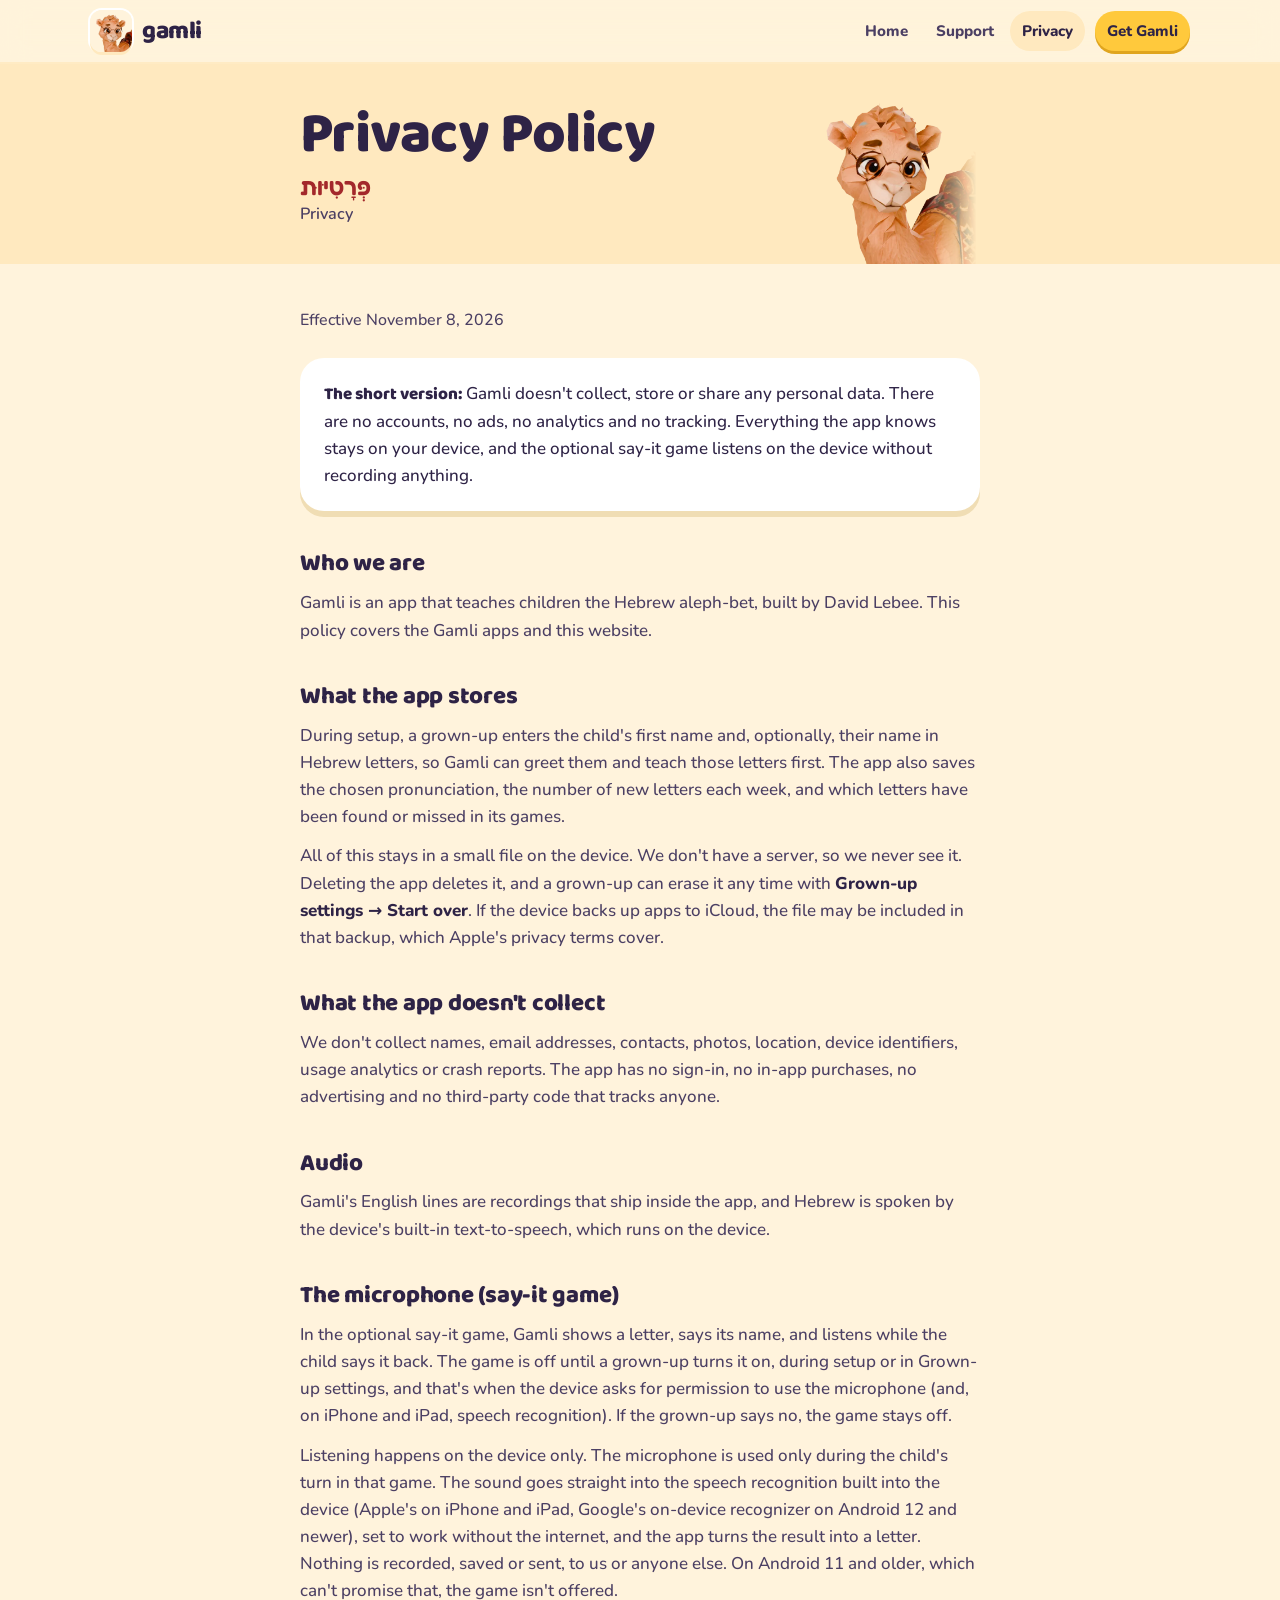
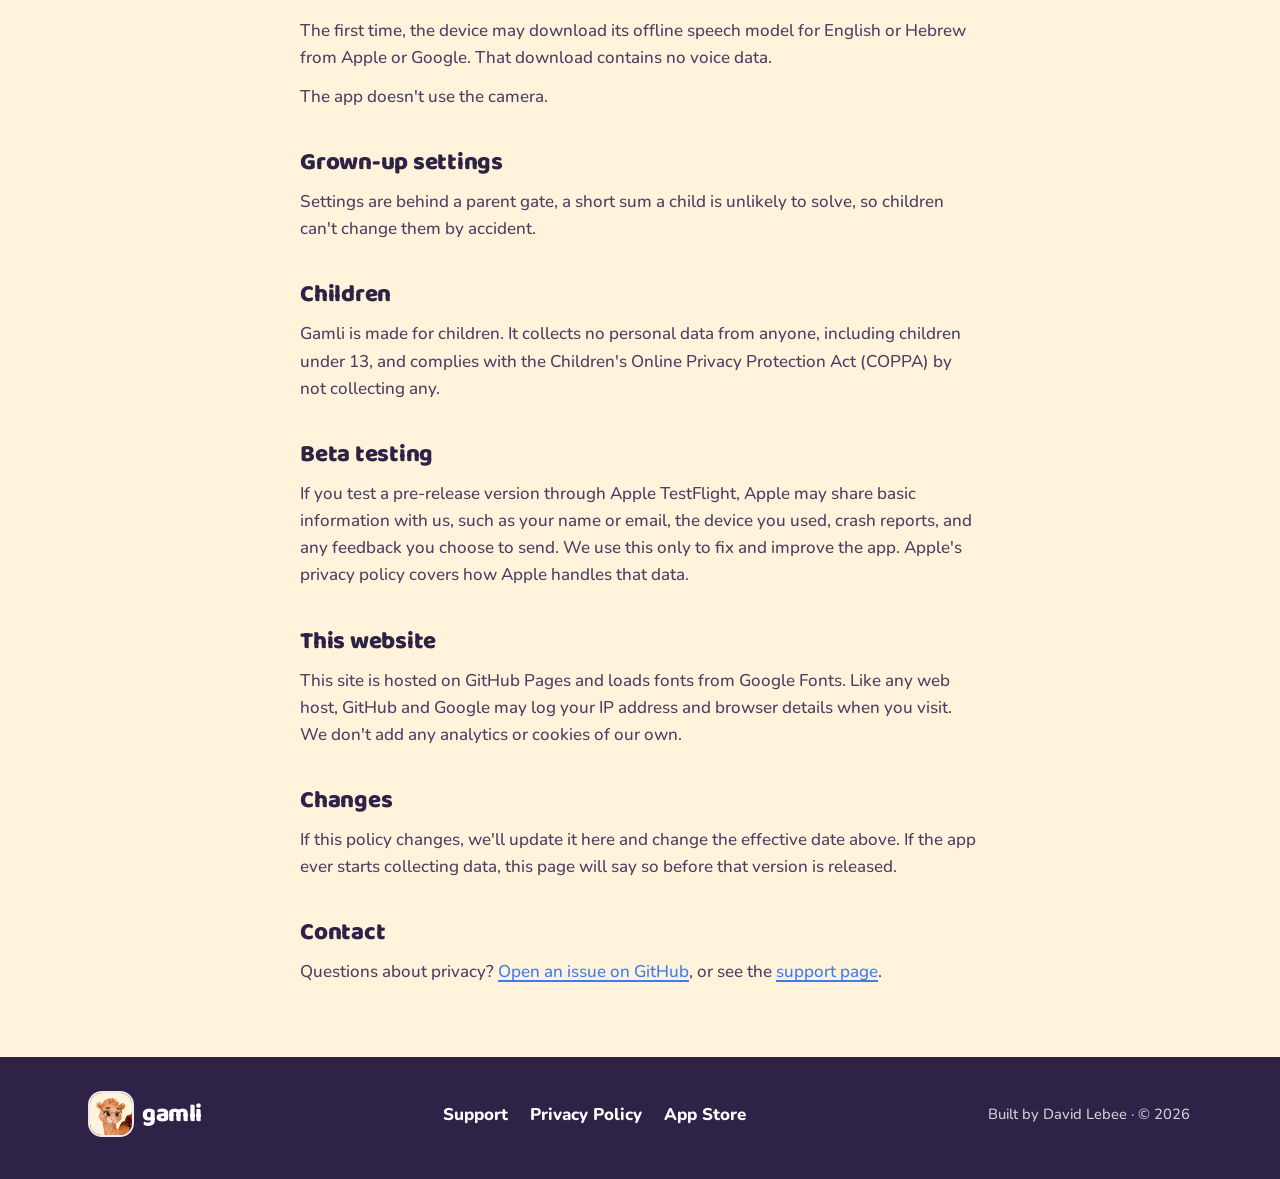
<file: privacy/index.html>
<!doctype html>
<html lang="en">
<head>
<meta charset="utf-8">
<meta name="viewport" content="width=device-width, initial-scale=1">
<title>Gamli Privacy Policy</title>
<meta name="description" content="Gamli collects no personal data. Progress stays on your device.">
<link rel="icon" href="../assets/favicon.png">
<meta name="theme-color" content="#FFF3DC">
<link rel="apple-touch-icon" href="../assets/apple-touch-icon.png">
<link rel="preconnect" href="https://fonts.googleapis.com">
<link rel="preconnect" href="https://fonts.gstatic.com" crossorigin>
<link rel="stylesheet" href="https://fonts.googleapis.com/css2?family=Baloo+2:wght@600;700;800&family=Fredoka:wght@500;600&family=Nunito:wght@500;700;800&display=swap">
<link rel="stylesheet" href="../assets/site.css">
</head>
<body>
<header class="top">
  <div class="wrap top-inner">
    <a class="brand" href="../"><img src="../assets/icon-256.png" alt="" width="42" height="42"><span>gamli</span></a>
    <nav aria-label="Main">
      <a class="wide" href="../">Home</a>
      <a href="../support/">Support</a>
      <a href="../privacy/" aria-current="page">Privacy</a>
      <a class="pill wide" href="https://apps.apple.com/app/id6821842256">Get Gamli</a>
    </nav>
  </div>
</header>

<section class="doc-hero">
  <div class="narrow">
    <div>
      <h1>Privacy Policy</h1>
      <p class="duo"><span class="he">פְּרָטִיּוּת</span><span class="en">Privacy</span></p>
    </div>
    <img class="fade-right" src="../assets/gamli/face.webp" alt="" width="640" height="640">
  </div>
</section>

<main class="narrow doc">
  <p class="meta">Effective November 8, 2026</p>

  <div class="summary">
    <p><b>The short version:</b> Gamli doesn't collect, store or share any personal data. There are no accounts, no ads, no analytics and no tracking. Everything the app knows stays on your device, and the optional say-it game listens on the device without recording anything.</p>
  </div>

  <h2>Who we are</h2>
  <p>Gamli is an app that teaches children the Hebrew aleph-bet, built by David Lebee. This policy covers the Gamli apps and this website.</p>

  <h2>What the app stores</h2>
  <p>During setup, a grown-up enters the child's first name and, optionally, their name in Hebrew letters, so Gamli can greet them and teach those letters first. The app also saves the chosen pronunciation, the number of new letters each week, and which letters have been found or missed in its games.</p>
  <p>All of this stays in a small file on the device. We don't have a server, so we never see it. Deleting the app deletes it, and a grown-up can erase it any time with <em>Grown-up settings → Start over</em>. If the device backs up apps to iCloud, the file may be included in that backup, which Apple's privacy terms cover.</p>

  <h2>What the app doesn't collect</h2>
  <p>We don't collect names, email addresses, contacts, photos, location, device identifiers, usage analytics or crash reports. The app has no sign-in, no in-app purchases, no advertising and no third-party code that tracks anyone.</p>

  <h2>Audio</h2>
  <p>Gamli's English lines are recordings that ship inside the app, and Hebrew is spoken by the device's built-in text-to-speech, which runs on the device.</p>

  <h2>The microphone (say-it game)</h2>
  <p>In the optional say-it game, Gamli shows a letter, says its name, and listens while the child says it back. The game is off until a grown-up turns it on, during setup or in Grown-up settings, and that's when the device asks for permission to use the microphone (and, on iPhone and iPad, speech recognition). If the grown-up says no, the game stays off.</p>
  <p>Listening happens on the device only. The microphone is used only during the child's turn in that game. The sound goes straight into the speech recognition built into the device (Apple's on iPhone and iPad, Google's on-device recognizer on Android 12 and newer), set to work without the internet, and the app turns the result into a letter. Nothing is recorded, saved or sent, to us or anyone else. On Android 11 and older, which can't promise that, the game isn't offered.</p>
  <p>The first time, the device may download its offline speech model for English or Hebrew from Apple or Google. That download contains no voice data.</p>
  <p>The app doesn't use the camera.</p>

  <h2>Grown-up settings</h2>
  <p>Settings are behind a parent gate, a short sum a child is unlikely to solve, so children can't change them by accident.</p>

  <h2>Children</h2>
  <p>Gamli is made for children. It collects no personal data from anyone, including children under 13, and complies with the Children's Online Privacy Protection Act (COPPA) by not collecting any.</p>

  <h2>Beta testing</h2>
  <p>If you test a pre-release version through Apple TestFlight, Apple may share basic information with us, such as your name or email, the device you used, crash reports, and any feedback you choose to send. We use this only to fix and improve the app. Apple's privacy policy covers how Apple handles that data.</p>

  <h2>This website</h2>
  <p>This site is hosted on GitHub Pages and loads fonts from Google Fonts. Like any web host, GitHub and Google may log your IP address and browser details when you visit. We don't add any analytics or cookies of our own.</p>

  <h2>Changes</h2>
  <p>If this policy changes, we'll update it here and change the effective date above. If the app ever starts collecting data, this page will say so before that version is released.</p>

  <h2>Contact</h2>
  <p>Questions about privacy? <a href="https://github.com/dlebee/gamli-public/issues">Open an issue on GitHub</a>, or see the <a href="../support/">support page</a>.</p>
</main>

<footer class="foot">
  <div class="wrap">
    <a class="brand" href="../"><img src="../assets/icon-256.png" alt="" width="42" height="42"><span>gamli</span></a>
    <nav aria-label="Footer"><a href="../support/">Support</a><a href="../privacy/">Privacy Policy</a><a href="https://apps.apple.com/app/id6821842256">App Store</a></nav>
    <p class="credit">Built by David Lebee · © 2026</p>
  </div>
</footer>
</body>
</html>
</file>
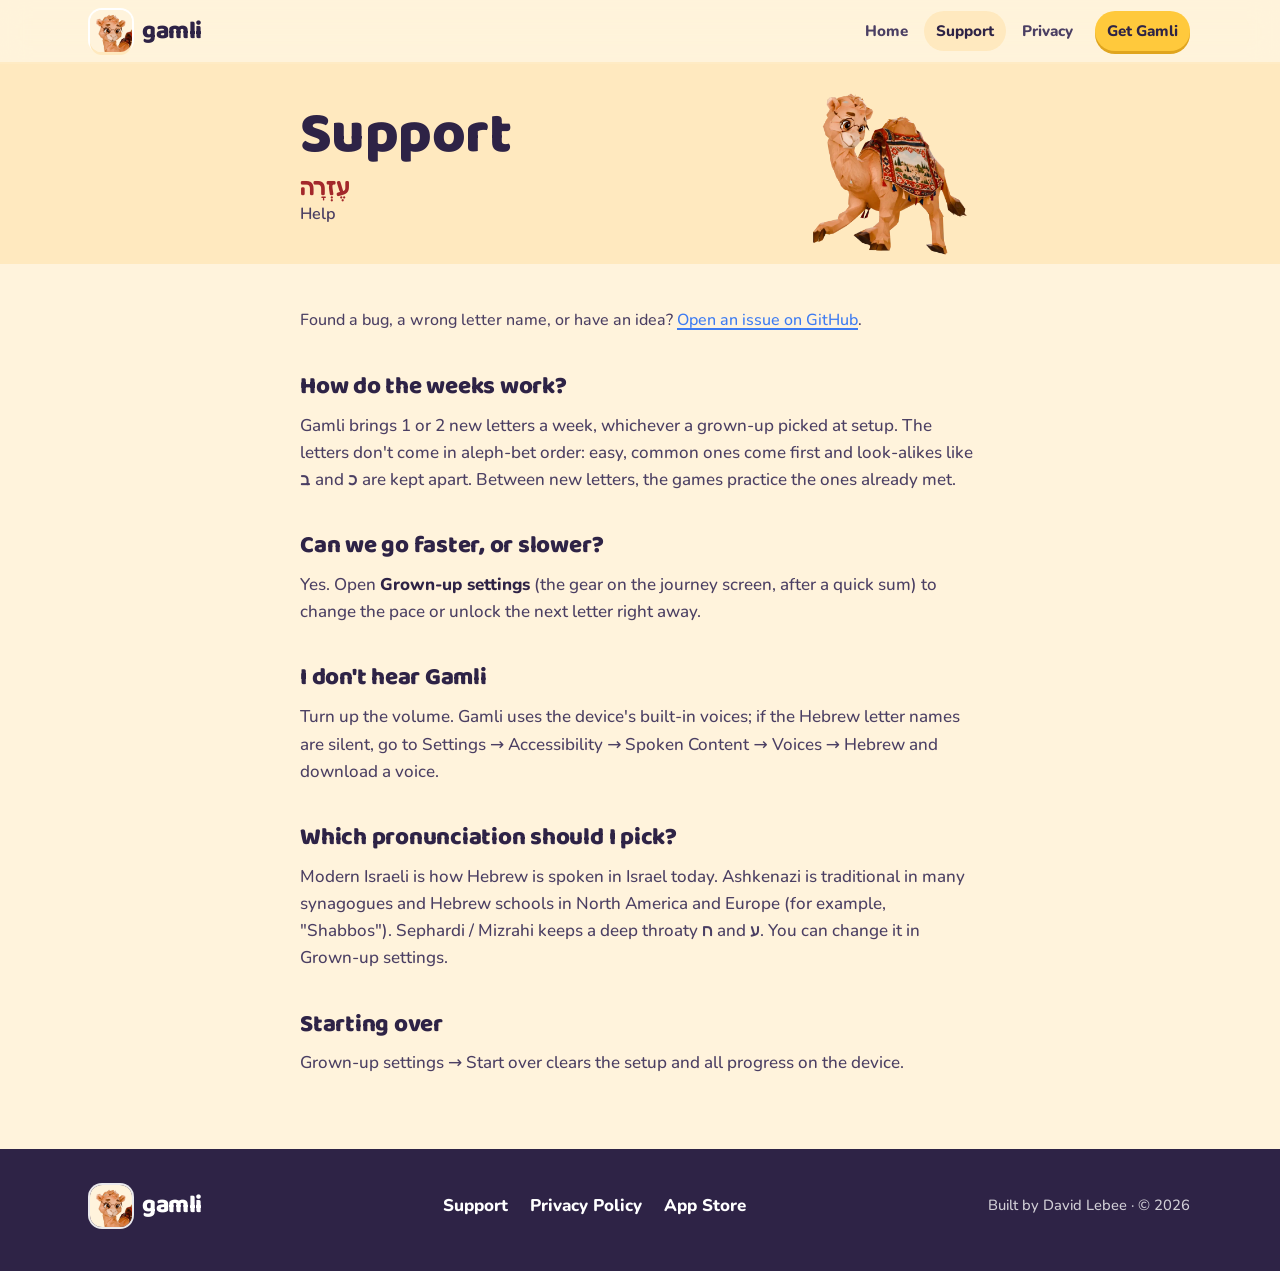
<file: support/index.html>
<!doctype html>
<html lang="en">
<head>
<meta charset="utf-8">
<meta name="viewport" content="width=device-width, initial-scale=1">
<title>Gamli Support</title>
<meta name="description" content="Help with the Gamli app.">
<link rel="icon" href="../assets/favicon.png">
<meta name="theme-color" content="#FFF3DC">
<link rel="apple-touch-icon" href="../assets/apple-touch-icon.png">
<link rel="preconnect" href="https://fonts.googleapis.com">
<link rel="preconnect" href="https://fonts.gstatic.com" crossorigin>
<link rel="stylesheet" href="https://fonts.googleapis.com/css2?family=Baloo+2:wght@600;700;800&family=Fredoka:wght@500;600&family=Nunito:wght@500;700;800&display=swap">
<link rel="stylesheet" href="../assets/site.css">
</head>
<body>
<header class="top">
  <div class="wrap top-inner">
    <a class="brand" href="../"><img src="../assets/icon-256.png" alt="" width="42" height="42"><span>gamli</span></a>
    <nav aria-label="Main">
      <a class="wide" href="../">Home</a>
      <a href="../support/" aria-current="page">Support</a>
      <a href="../privacy/">Privacy</a>
      <a class="pill wide" href="https://apps.apple.com/app/id6821842256">Get Gamli</a>
    </nav>
  </div>
</header>

<section class="doc-hero">
  <div class="narrow">
    <div>
      <h1>Support</h1>
      <p class="duo"><span class="he">עֶזְרָה</span><span class="en">Help</span></p>
    </div>
    <img src="../assets/gamli/think.webp" alt="" width="640" height="640">
  </div>
</section>

<main class="narrow doc">
  <p class="meta">Found a bug, a wrong letter name, or have an idea? <a href="https://github.com/dlebee/gamli-public/issues/new">Open an issue on GitHub</a>.</p>

  <h2>How do the weeks work?</h2>
  <p>Gamli brings 1 or 2 new letters a week, whichever a grown-up picked at setup. The letters don't come in aleph-bet order: easy, common ones come first and look-alikes like ב and כ are kept apart. Between new letters, the games practice the ones already met.</p>

  <h2>Can we go faster, or slower?</h2>
  <p>Yes. Open <em>Grown-up settings</em> (the gear on the journey screen, after a quick sum) to change the pace or unlock the next letter right away.</p>

  <h2>I don't hear Gamli</h2>
  <p>Turn up the volume. Gamli uses the device's built-in voices; if the Hebrew letter names are silent, go to Settings → Accessibility → Spoken Content → Voices → Hebrew and download a voice.</p>

  <h2>Which pronunciation should I pick?</h2>
  <p>Modern Israeli is how Hebrew is spoken in Israel today. Ashkenazi is traditional in many synagogues and Hebrew schools in North America and Europe (for example, "Shabbos"). Sephardi / Mizrahi keeps a deep throaty ח and ע. You can change it in Grown-up settings.</p>

  <h2>Starting over</h2>
  <p>Grown-up settings → Start over clears the setup and all progress on the device.</p>
</main>

<footer class="foot">
  <div class="wrap">
    <a class="brand" href="../"><img src="../assets/icon-256.png" alt="" width="42" height="42"><span>gamli</span></a>
    <nav aria-label="Footer"><a href="../support/">Support</a><a href="../privacy/">Privacy Policy</a><a href="https://apps.apple.com/app/id6821842256">App Store</a></nav>
    <p class="credit">Built by David Lebee · © 2026</p>
  </div>
</footer>
</body>
</html>
</file>
<file: assets/site.css>
/* Gamli site. Colors from the Gamli brand board; shared by the home, support and privacy pages. */
:root {
  --sand: #FFF3DC;
  --sand-deep: #FFE9BF;
  --sun: #FFC93C;
  --sun-deep: #E0A51E;
  --night: #2E2346;
  --night-deep: #221A36;
  --mute: #4B3F63;
  --sky: #3D7BF2;
  --berry: #FF5A8A;
  --oasis: #1FB5A8;
  --tapestry: #A3282B;
  --gold: #E8A93A;
  --panel: #FFFFFF;
  --line: #F0DDB4;
  --display: "Baloo 2", "Fredoka", ui-rounded, system-ui, sans-serif;
  --body: "Nunito", "Fredoka", ui-rounded, system-ui, sans-serif;
  --hebrew: "Fredoka", "Baloo 2", system-ui, sans-serif;
  --radius: 28px;
  --gutter: 20px;
  color-scheme: light;
}

* { box-sizing: border-box; }
html { -webkit-text-size-adjust: 100%; scroll-behavior: smooth; scroll-padding-top: 80px; }
body {
  margin: 0; background: var(--sand); color: var(--night);
  font: 500 17px/1.6 var(--body); overflow-x: clip;
}
img, video { max-width: 100%; height: auto; }
a { color: var(--sky); text-underline-offset: 3px; text-decoration-thickness: 2px; }
a:focus-visible, button:focus-visible, summary:focus-visible { outline: 3px solid var(--sky); outline-offset: 3px; border-radius: 10px; }
h1, h2, h3 { font-family: var(--display); line-height: 1.08; margin: 0; text-wrap: balance; letter-spacing: -.01em; }
p { margin: 0; }
.wrap { max-width: 1140px; margin: 0 auto; padding-inline: var(--gutter); }
.narrow { max-width: 720px; margin: 0 auto; padding-inline: var(--gutter); }
.sr-only { position: absolute; width: 1px; height: 1px; overflow: hidden; clip: rect(0 0 0 0); white-space: nowrap; }

/* Hebrew always sits above its English. */
.he { font-family: var(--hebrew); direction: rtl; unicode-bidi: isolate; font-weight: 600; }
.duo { display: flex; flex-direction: column; gap: 0; }
.duo .he { line-height: 1.25; }
.duo .en { font-size: .88em; color: var(--mute); font-weight: 600; }

/* ---------- header ---------- */
.top {
  position: sticky; top: 0; z-index: 50;
  background: color-mix(in srgb, var(--sand) 84%, transparent);
  -webkit-backdrop-filter: blur(14px) saturate(1.3); backdrop-filter: blur(14px) saturate(1.3);
  border-bottom: 2px solid color-mix(in srgb, var(--sand-deep) 80%, transparent);
}
.top-inner { display: flex; align-items: center; justify-content: space-between; gap: 16px; padding-block: 10px; }
.brand { display: flex; align-items: center; gap: 10px; text-decoration: none; color: var(--night); }
.brand img { width: 42px; height: 42px; border-radius: 12px; box-shadow: 0 3px 0 var(--sand-deep), 0 0 0 2px #fff; }
.brand span { font-family: var(--display); font-weight: 800; font-size: 1.55rem; letter-spacing: -.02em; line-height: 1; }
.top nav { display: flex; align-items: center; gap: 4px; }
.top nav a {
  color: var(--mute); text-decoration: none; font-weight: 800; font-size: .95rem;
  padding: 8px 12px; border-radius: 999px; transition: background .2s ease, color .2s ease;
}
.top nav a:hover { background: var(--sand-deep); color: var(--night); }
.top nav a[aria-current="page"] { background: var(--sand-deep); color: var(--night); }
.top nav .pill { background: var(--sun); color: var(--night); box-shadow: 0 3px 0 var(--sun-deep); margin-left: 6px; }
.top nav .pill:hover { background: var(--sun); transform: translateY(-1px); }

/* ---------- chunky buttons ---------- */
.button {
  --face: var(--sun); --ledge: var(--sun-deep); --ink: var(--night);
  display: inline-flex; align-items: center; justify-content: center; gap: 10px;
  padding: 16px 26px 14px; border-radius: 22px; background: var(--face); color: var(--ink);
  font-family: var(--display); font-weight: 800; font-size: 1.15rem; line-height: 1.1; text-decoration: none;
  box-shadow: 0 6px 0 var(--ledge), 0 16px 28px -14px rgba(46, 35, 70, .55);
  transform: translateY(0); transition: transform .15s ease, box-shadow .15s ease;
}
.button:hover { transform: translateY(-2px); box-shadow: 0 8px 0 var(--ledge), 0 20px 30px -14px rgba(46, 35, 70, .55); }
.button:active { transform: translateY(5px); box-shadow: 0 1px 0 var(--ledge), 0 6px 12px -8px rgba(46, 35, 70, .5); }
.button small { display: block; font-family: var(--body); font-size: .72rem; font-weight: 800; letter-spacing: .06em; text-transform: uppercase; opacity: .7; }
.button .stack { display: flex; flex-direction: column; align-items: flex-start; }
.button svg { width: 26px; height: 26px; flex: none; }
.button.ghost { --face: #fff; --ledge: var(--sand-deep); }
.button.white { --face: #fff; --ledge: var(--sun-deep); }

/* ---------- long-form pages (support, privacy) ---------- */
.doc-hero { background: var(--sand-deep); padding-block: 40px 36px; position: relative; overflow: hidden; }
.doc-hero .narrow { display: flex; align-items: center; justify-content: space-between; gap: 20px; }
.doc-hero h1 { font-size: clamp(2.4rem, 7vw, 3.6rem); font-weight: 800; }
.doc-hero .duo { margin-top: 6px; font-size: 1.15rem; }
.doc-hero .duo .he { color: var(--tapestry); font-size: 1.5rem; text-align: left; }
.doc-hero img { width: clamp(110px, 26vw, 180px); height: auto; flex: none; margin-block: -20px -36px; }
.doc-hero img.fade-right { -webkit-mask: linear-gradient(to right, #000 70%, transparent 98%); mask: linear-gradient(to right, #000 70%, transparent 98%); }
.doc { padding-block: 32px 72px; }
.doc .meta { color: var(--mute); font-size: 1rem; }
.doc h2 { font-size: 1.5rem; font-weight: 800; margin-top: 40px; }
.doc p, .doc ul { margin-top: 12px; color: var(--mute); }
.doc ul { padding-left: 1.2em; }
.doc li + li { margin-top: 6px; }
.doc em { font-style: normal; font-weight: 800; color: var(--night); }
.summary {
  background: var(--panel); border-radius: 24px; padding: 22px 24px; margin-top: 24px;
  box-shadow: 0 6px 0 var(--line);
}
.summary p { color: var(--night); margin: 0; }
.summary b { font-family: var(--display); font-weight: 800; }
.doc .card-q { background: var(--panel); border-radius: 24px; padding: 6px 24px 22px; margin-top: 18px; box-shadow: 0 6px 0 var(--line); }
.doc .card-q h2 { margin-top: 16px; font-size: 1.3rem; }

/* ---------- footer ---------- */
.foot { background: var(--night); color: rgba(255, 255, 255, .78); position: relative; z-index: 20; }
.foot .wrap { display: flex; flex-wrap: wrap; align-items: center; justify-content: space-between; gap: 18px 28px; padding-block: 36px 44px; }
.foot .brand { color: #fff; }
.foot .brand img { box-shadow: 0 0 0 2px rgba(255, 255, 255, .9); }
.foot nav { display: flex; flex-wrap: wrap; gap: 8px 22px; }
.foot a { color: #fff; font-weight: 800; text-decoration: none; }
.foot a:hover { color: var(--sun); }
.foot .credit { font-size: .92rem; }
.foot .credit .he { color: var(--sun); }

@media (max-width: 760px) {
  .top nav .wide { display: none; }
  .brand span { font-size: 1.4rem; }
}
@media (max-width: 420px) {
  .doc-hero img { margin-block: -10px -30px; }
}

/* ======================================================================
   Home page
   ====================================================================== */
[data-speed] { translate: 0 var(--py, 0); will-change: translate; }

/* Each band is a rounded sheet that slides up over the one before it. */
.band { position: relative; padding-block: clamp(72px, 11vw, 132px); border-radius: 44px 44px 0 0; margin-top: -44px; }
.band-night { background: var(--night); color: #fff; }
.band-deep { background: var(--sand-deep); }
.band-sand { background: var(--sand); }
.band-sky { background: var(--sky); color: #fff; }
.band-sun { background: var(--sun); }

.kicker {
  display: inline-flex; align-items: center; gap: 8px; margin-bottom: 14px;
  font-family: var(--display); font-weight: 800; font-size: .9rem; letter-spacing: .12em; text-transform: uppercase;
  color: var(--tapestry);
}
.kicker::before { content: ""; width: 12px; height: 12px; border-radius: 4px; background: currentColor; rotate: 45deg; }
.section-head { text-align: center; max-width: 760px; margin: 0 auto clamp(40px, 6vw, 64px); }
.section-head h2 { font-size: clamp(2.3rem, 6.4vw, 4rem); font-weight: 800; }
.section-head .duo { margin-top: 12px; align-items: center; font-size: 1.1rem; }
.section-head .duo .he { font-size: 1.7rem; color: var(--tapestry); }
.section-head p.lede { margin-top: 16px; font-size: 1.15rem; color: var(--mute); }
.band-night .section-head .duo .he, .band-sky .section-head .duo .he { color: var(--sun); }
.band-night .duo .en, .band-sky .duo .en { color: rgba(255, 255, 255, .8); }
.band-night .kicker, .band-sky .kicker { color: var(--sun); }

/* ---------- hero ---------- */
.hero {
  position: relative; isolation: isolate; overflow: hidden;
  background:
    radial-gradient(60% 55% at 78% 46%, rgba(255, 201, 60, .45) 0%, rgba(255, 201, 60, 0) 70%),
    linear-gradient(180deg, #FFF7E8 0%, var(--sand) 55%, var(--sand-deep) 100%);
  padding-block: 28px 120px;
}
.hero-grid {
  display: grid; grid-template-columns: 1.05fr .95fr; grid-template-areas: "title art" "body art";
  column-gap: 32px; align-items: center; min-height: min(80svh, 760px);
}
.hero-title { grid-area: title; align-self: end; }
.hero-body { grid-area: body; align-self: start; }
.hero-art { grid-area: art; position: relative; display: grid; place-items: center; }
.hero h1 { font-size: clamp(2.9rem, 7.4vw, 5.6rem); font-weight: 800; line-height: .98; letter-spacing: -.025em; }
.hero h1 .name {
  color: var(--tapestry); white-space: nowrap;
  text-decoration: underline wavy var(--sun); text-decoration-thickness: .08em; text-underline-offset: .14em; text-decoration-skip-ink: none;
}
.hero .tagline { margin-top: 22px; font-size: 1.15rem; }
.hero .tagline .he { font-size: 2rem; color: var(--tapestry); text-align: left; }
.hero-lede { margin-top: 18px; font-size: 1.18rem; max-width: 40ch; color: var(--mute); }
.cta { margin-top: 30px; display: flex; flex-wrap: wrap; align-items: center; gap: 18px 16px; }
.fine { margin-top: 18px; display: flex; flex-wrap: wrap; gap: 8px; }
.chip {
  display: inline-flex; align-items: center; gap: 6px; padding: 6px 12px; border-radius: 999px;
  background: #fff; font-size: .85rem; font-weight: 800; color: var(--mute); box-shadow: 0 3px 0 var(--line);
}
.chip::before { content: ""; width: 8px; height: 8px; border-radius: 50%; background: var(--oasis); }

/* the sun and its slowly turning rays */
.sun { position: absolute; width: min(600px, 92vw); aspect-ratio: 1; border-radius: 50%; z-index: -1; }
.sun::before {
  content: ""; position: absolute; inset: -18%; border-radius: 50%;
  background: repeating-conic-gradient(from 0deg, rgba(255, 201, 60, .28) 0 9deg, transparent 9deg 22.5deg);
  -webkit-mask: radial-gradient(closest-side, #000 55%, transparent 100%); mask: radial-gradient(closest-side, #000 55%, transparent 100%);
  animation: spin 80s linear infinite;
}
.sun::after {
  content: ""; position: absolute; inset: 12%; border-radius: 50%;
  background: radial-gradient(circle at 40% 35%, #FFE08A 0%, var(--sun) 55%, #F7B92E 100%);
  box-shadow: 0 0 0 18px rgba(255, 201, 60, .22), 0 0 0 40px rgba(255, 201, 60, .12);
}
@keyframes spin { to { rotate: 360deg; } }
.gamli-hero { position: relative; width: min(640px, 112%); }
.gamli-hero img { display: block; width: 100%; height: auto; filter: drop-shadow(0 26px 22px rgba(120, 72, 20, .28)); animation: bob 5s ease-in-out infinite; transform-origin: 50% 90%; }
@keyframes bob { 0%, 100% { transform: translateY(0) rotate(0); } 50% { transform: translateY(-10px) rotate(-1deg); } }
.say {
  position: absolute; z-index: 2; display: flex; flex-direction: column; gap: 0;
  background: #fff; padding: 12px 18px 12px; border-radius: 24px 24px 24px 6px;
  box-shadow: 0 6px 0 var(--sand-deep), 0 20px 30px -18px rgba(46, 35, 70, .5);
  font-family: var(--display); line-height: 1.15;
}
.say .he { font-size: 1.45rem; color: var(--night); text-align: right; }
.say .en { font-size: .92rem; color: var(--mute); font-weight: 700; text-align: right; }
.hero .say { top: 0; right: 2%; animation: pop .6s .5s cubic-bezier(.2, 1.6, .4, 1) both; }
@keyframes pop { from { opacity: 0; scale: .4; } }

/* floating letter tiles, three depths */
.drift { position: absolute; inset: 0; z-index: -2; pointer-events: none; }
.tile {
  position: absolute; left: var(--x); top: var(--y); width: calc(var(--s, 1) * 74px);
}
@media (max-width: 860px) {
  .tile { left: var(--mx, var(--x)); top: var(--my, var(--y)); width: calc(var(--s, 1) * 56px); }
}
.tile > span {
  display: flex; flex-direction: column; align-items: center; justify-content: center;
  aspect-ratio: 1; border-radius: 24%; background: var(--c, #fff); color: var(--night);
  box-shadow: 0 calc(var(--s, 1) * 6px) 0 rgba(46, 35, 70, .12), 0 18px 26px -18px rgba(46, 35, 70, .45);
  rotate: var(--r, 0deg); animation: float var(--d, 7s) ease-in-out infinite; animation-delay: var(--dl, 0s);
}
.tile b { font-family: var(--hebrew); font-size: calc(var(--s, 1) * 2.4rem); font-weight: 600; line-height: 1; }
.tile i { font-style: normal; font-weight: 800; font-size: calc(var(--s, 1) * .62rem); letter-spacing: .04em; color: var(--mute); margin-top: 2px; text-transform: uppercase; }
.tile.far { opacity: .55; filter: blur(.6px); }
@keyframes float { 0%, 100% { transform: translateY(0); } 50% { transform: translateY(-12px); } }

/* dunes along the bottom of the hero */
.dunes { position: absolute; left: 0; right: 0; bottom: 0; height: 200px; z-index: -1; pointer-events: none; }
.dunes svg { position: absolute; left: -5%; width: 110%; bottom: 0; height: 100%; }

/* ---------- phone and tablet frames ---------- */
.phone {
  position: relative; margin: 0; padding: 3.4%; background: var(--night-deep); border-radius: 15% / 7%;
  box-shadow: 0 0 0 2px #4a3d68 inset, 0 0 0 5px rgba(255, 255, 255, .55), 0 40px 70px -30px rgba(46, 35, 70, .7);
}
.phone .screen { position: relative; overflow: hidden; border-radius: 12% / 5.6%; aspect-ratio: 1320 / 2868; background: var(--sand); }
.phone img, .phone video { display: block; width: 100%; height: 100%; object-fit: cover; }
.phone video { position: absolute; inset: 0; background: transparent; }
.phone video.gone { display: none; }
.tablet {
  margin: 0; padding: 2.6%; background: var(--night-deep); border-radius: 5.5%;
  box-shadow: 0 0 0 2px #4a3d68 inset, 0 0 0 6px rgba(255, 255, 255, .7), 0 40px 70px -30px rgba(46, 35, 70, .6);
}
.tablet img { display: block; width: 100%; height: auto; aspect-ratio: 2064 / 2752; border-radius: 3.2%; }

/* ---------- showreel ---------- */
.band-night { overflow: hidden; }
.stars { position: absolute; inset: 0; pointer-events: none; opacity: .9;
  background:
    radial-gradient(2px 2px at 8% 18%, #fff 50%, transparent 51%),
    radial-gradient(2px 2px at 22% 64%, rgba(255,255,255,.7) 50%, transparent 51%),
    radial-gradient(3px 3px at 35% 12%, var(--sun) 50%, transparent 51%),
    radial-gradient(2px 2px at 48% 82%, #fff 50%, transparent 51%),
    radial-gradient(2px 2px at 63% 22%, rgba(255,255,255,.6) 50%, transparent 51%),
    radial-gradient(3px 3px at 77% 70%, var(--sun) 50%, transparent 51%),
    radial-gradient(2px 2px at 88% 14%, #fff 50%, transparent 51%),
    radial-gradient(2px 2px at 94% 48%, rgba(255,255,255,.7) 50%, transparent 51%),
    radial-gradient(2px 2px at 14% 90%, rgba(255,255,255,.6) 50%, transparent 51%),
    radial-gradient(2px 2px at 56% 46%, rgba(255,255,255,.35) 50%, transparent 51%);
}
.moon { position: absolute; top: 9%; right: 7%; width: 64px; aspect-ratio: 1; border-radius: 50%; box-shadow: -14px 8px 0 0 var(--sun); rotate: -20deg; opacity: .95; }
.reel { display: grid; grid-template-columns: 1fr auto; gap: clamp(32px, 6vw, 80px); align-items: center; position: relative; }
.reel-copy h2 { font-size: clamp(2.4rem, 6vw, 4rem); font-weight: 800; }
.reel-copy h2 em { font-style: normal; color: var(--sun); }
.reel-copy p.lede { margin-top: 18px; font-size: 1.15rem; color: rgba(255, 255, 255, .82); max-width: 40ch; }
.reel-copy .duo { margin-top: 22px; font-size: 1.05rem; }
.reel-copy .duo .he { color: var(--sun); font-size: 1.6rem; text-align: left; }
.reel-stage { position: relative; width: min(330px, 74vw); justify-self: center; }
.reel-stage .phone { rotate: 3deg; z-index: 1; }
.reel-stage .peek { position: absolute; width: 62%; left: -46%; bottom: 6%; z-index: 0; -webkit-mask: linear-gradient(#000 70%, transparent 96%); mask: linear-gradient(#000 70%, transparent 96%); }
.reel-stage .say { right: -14%; top: 8%; z-index: 3; }

/* ---------- journey path ---------- */
.path-wrap { position: relative; max-width: 980px; margin: 0 auto; }
.path { list-style: none; margin: 0; padding: 0; position: relative; }
.path-line { position: absolute; inset: 0; width: 100%; height: 100%; pointer-events: none; overflow: visible; }
.path-line path { fill: none; stroke: var(--gold); stroke-width: 6; stroke-linecap: round; stroke-dasharray: 2 16; vector-effect: non-scaling-stroke; }
.stop { position: relative; display: grid; grid-template-columns: 1fr 1fr; align-items: center; gap: 56px; }
.stop + .stop { margin-top: 28px; }
.stop-card {
  position: relative; background: #fff; border-radius: var(--radius); padding: 26px 26px 24px;
  box-shadow: 0 8px 0 color-mix(in srgb, var(--c) 30%, var(--line)), 0 24px 40px -28px rgba(46, 35, 70, .5);
}
.stop:nth-child(even) .stop-card { grid-column: 2; }
.stop:nth-child(even) .stop-sample { grid-column: 1; grid-row: 1; justify-self: end; }
.badge {
  position: absolute; top: -22px; left: 22px; width: 54px; height: 54px; border-radius: 18px;
  display: grid; place-items: center; background: var(--c); color: #fff; rotate: -6deg;
  font-family: var(--display); font-weight: 800; font-size: 1.7rem; line-height: 1;
  box-shadow: 0 5px 0 color-mix(in srgb, var(--c) 70%, #000);
}
.stop-card h3 { font-size: 1.9rem; font-weight: 800; margin-top: 18px; display: flex; align-items: baseline; justify-content: space-between; gap: 12px; flex-wrap: wrap; }
.stop-card h3 .he { color: var(--c); font-size: 1.5rem; }
.stop-card h3 .duo { align-items: flex-end; }
.stop-card h3 .duo .en { font-size: .78rem; font-family: var(--body); letter-spacing: .06em; text-transform: uppercase; }
.stop-card p { margin-top: 10px; color: var(--mute); }
.stop-sample {
  justify-self: start; display: flex; flex-direction: column; align-items: center; gap: 4px;
  background: color-mix(in srgb, var(--c) 14%, #fff); border: 3px dashed color-mix(in srgb, var(--c) 45%, transparent);
  border-radius: 26px; padding: 16px 22px; text-align: center; rotate: var(--tilt, 2deg);
}
.stop-sample .he { font-size: clamp(1.8rem, 4.4vw, 2.6rem); line-height: 1.3; color: var(--night); }
.stop-sample .en { font-weight: 800; color: var(--mute); font-size: .95rem; }
.graduate {
  margin: 56px auto 0; max-width: 640px; display: flex; align-items: center; gap: 18px;
  background: var(--night); color: #fff; border-radius: var(--radius); padding: 18px 24px 18px 18px;
  box-shadow: 0 8px 0 var(--night-deep);
}
.graduate img { width: 96px; height: auto; flex: none; margin-block: -30px -10px; }
.graduate b { font-family: var(--display); font-size: 1.35rem; font-weight: 800; line-height: 1.15; display: block; }
.graduate span { color: rgba(255, 255, 255, .8); font-size: .98rem; }

/* ---------- games ---------- */
.games {
  display: grid; grid-template-columns: repeat(3, 1fr); gap: 26px;
  list-style: none; margin: 0; padding: 0;
}
.game {
  --c: var(--berry);
  position: relative; display: flex; flex-direction: column; border-radius: 32px; overflow: hidden;
  background: var(--c); color: #fff; min-width: 0;
  box-shadow: 0 8px 0 color-mix(in srgb, var(--c) 72%, #000), 0 26px 40px -28px rgba(46, 35, 70, .6);
}
.game-shot { position: relative; padding: 30px 0 0; display: flex; justify-content: center; height: 330px; overflow: hidden; }
.game-shot::before { content: ""; position: absolute; width: 260px; aspect-ratio: 1; border-radius: 50%; background: rgba(255, 255, 255, .16); top: 30px; }
.game-shot .phone { width: 200px; height: max-content; rotate: var(--tilt, -4deg); }
.game-text { background: #fff; color: var(--night); padding: 20px 22px 24px; flex: 1; position: relative; }
.game-text .duo { position: absolute; top: -26px; right: 18px; background: var(--sun); color: var(--night); padding: 6px 14px 6px; border-radius: 16px; box-shadow: 0 4px 0 var(--sun-deep); rotate: 2deg; text-align: right; }
.game-text .duo .he { font-size: 1.25rem; }
.game-text .duo .en { font-size: .75rem; color: var(--night); opacity: .75; }
.game-text h3 { font-size: 1.55rem; font-weight: 800; margin-top: 6px; }
.game-text p { margin-top: 6px; color: var(--mute); font-size: 1rem; }
.swipe-hint { display: none; }

/* ---------- graduation ---------- */
.band-sky { overflow: hidden; }
.confetti { position: absolute; inset: 0; pointer-events: none; }
.confetti i { position: absolute; left: var(--x); top: var(--y); width: 12px; height: 18px; border-radius: 3px; background: var(--c); rotate: var(--r); opacity: .9; }
.party { display: grid; grid-template-columns: auto 1fr; gap: clamp(32px, 6vw, 80px); align-items: center; position: relative; }
.party-stage { position: relative; width: min(300px, 70vw); justify-self: center; }
.party-stage .phone { rotate: -4deg; }
.party-stage .cheer { position: absolute; width: 70%; right: -40%; bottom: -8%; filter: drop-shadow(0 18px 20px rgba(0, 0, 0, .3)); }
.party-copy .big-he { font-family: var(--hebrew); font-weight: 600; font-size: clamp(2.6rem, 7vw, 4.4rem); color: var(--sun); line-height: 1.1; direction: rtl; text-align: left; unicode-bidi: isolate; }
.party-copy .big-en { font-weight: 800; color: rgba(255, 255, 255, .85); font-size: 1.1rem; }
.party-copy h2 { font-size: clamp(2.2rem, 5.6vw, 3.6rem); font-weight: 800; margin-top: 18px; }
.party-copy p.lede { margin-top: 16px; font-size: 1.15rem; color: rgba(255, 255, 255, .88); max-width: 42ch; }
.diplomas { margin-top: 24px; display: flex; flex-wrap: wrap; gap: 10px; padding: 0; list-style: none; }
.diplomas li { background: rgba(255, 255, 255, .16); border: 2px solid rgba(255, 255, 255, .35); padding: 6px 14px; border-radius: 999px; font-weight: 800; font-size: .95rem; }
.diplomas li::before { content: "★ "; color: var(--sun); }

/* ---------- grown-ups ---------- */
.grown { display: grid; grid-template-columns: .9fr 1.1fr; gap: clamp(32px, 5vw, 64px); align-items: start; }
.grown-stage { position: sticky; top: 110px; }
.grown-stage .tablet { rotate: -2deg; }
.grown-stage .peek { position: absolute; width: 44%; right: -16%; bottom: -24%; filter: drop-shadow(0 16px 18px rgba(120, 72, 20, .3)); }
.cards { display: grid; grid-template-columns: 1fr 1fr; gap: 18px; list-style: none; margin: 0; padding: 0; }
.card {
  background: #fff; border-radius: 26px; padding: 22px 22px 22px; position: relative; min-width: 0;
  box-shadow: 0 6px 0 var(--line), 0 20px 30px -26px rgba(46, 35, 70, .5);
}
.card .ico { width: 48px; height: 48px; border-radius: 16px; display: grid; place-items: center; background: var(--c, var(--sun)); color: #fff; box-shadow: 0 4px 0 color-mix(in srgb, var(--c, var(--sun)) 70%, #000); }
.card .ico svg { width: 26px; height: 26px; }
.card h3 { font-size: 1.3rem; font-weight: 800; margin-top: 14px; }
.card p { margin-top: 6px; color: var(--mute); font-size: .98rem; }
.card .demo { margin-top: 12px; display: flex; flex-wrap: wrap; gap: 8px; align-items: center; }
.card .demo .duo { background: var(--sand); border-radius: 14px; padding: 6px 12px; text-align: center; }
.card .demo .duo .he { font-size: 1.3rem; }
.card .demo .duo .en { font-size: .78rem; }
.sum { font-family: var(--display); font-weight: 800; font-size: 1.5rem; background: var(--sand); border-radius: 14px; padding: 4px 14px; letter-spacing: .04em; }
.card a { font-weight: 800; }

/* ---------- FAQ ---------- */
.faq { max-width: 800px; margin: 0 auto; display: grid; gap: 14px; }
.faq details { background: #fff; border-radius: 24px; box-shadow: 0 6px 0 var(--line); }
.faq summary {
  list-style: none; cursor: pointer; padding: 20px 64px 20px 24px; position: relative;
  font-family: var(--display); font-weight: 800; font-size: 1.2rem; line-height: 1.25;
}
.faq summary::-webkit-details-marker { display: none; }
.faq summary::after {
  content: "+"; position: absolute; right: 16px; top: 50%; translate: 0 -50%; width: 36px; height: 36px; border-radius: 12px;
  display: grid; place-items: center; background: var(--sun); box-shadow: 0 3px 0 var(--sun-deep);
  font-size: 1.5rem; line-height: 1; transition: rotate .2s ease;
}
.faq details[open] summary::after { rotate: 45deg; }
.faq .answer { padding: 0 24px 22px; color: var(--mute); }
.faq .answer p + p { margin-top: 10px; }
.faq .answer .duo { margin-top: 10px; display: inline-flex; background: var(--sand); border-radius: 14px; padding: 6px 14px; }
.faq .answer .duo .he { font-size: 1.3rem; color: var(--night); text-align: left; }
.faq-more { text-align: center; margin-top: 28px; color: var(--mute); }
.faq-more a { font-weight: 800; }

/* ---------- outro ---------- */
.outro { text-align: center; overflow: hidden; padding-bottom: 0; }
.outro .wrap { display: flex; flex-direction: column; align-items: center; }
.outro .duo { align-items: center; }
.outro .duo .he { font-size: clamp(2.6rem, 8vw, 4.6rem); color: var(--night); line-height: 1.1; }
.outro .duo .en { font-size: 1.2rem; color: var(--night); opacity: .75; }
.outro h2 { font-size: clamp(1.8rem, 4.4vw, 2.6rem); font-weight: 800; margin-top: 14px; }
.outro .button { margin-top: 28px; }
.outro .fine { justify-content: center; }
.outro .chip { box-shadow: 0 3px 0 var(--sun-deep); }
.outro img.cheer { width: min(420px, 86vw); height: auto; margin-top: 24px; margin-bottom: -6%; filter: drop-shadow(0 20px 20px rgba(120, 72, 20, .3)); }

/* ---------- scroll reveals ---------- */
.reveal { opacity: 0; transform: translateY(30px); transition: opacity .7s ease, transform .8s cubic-bezier(.2, 1.2, .3, 1); }
.reveal.shown { opacity: 1; transform: none; }
.games .reveal:nth-child(3n+2), .cards .reveal:nth-child(even) { transition-delay: .08s; }
.games .reveal:nth-child(3n) { transition-delay: .16s; }

/* ---------- responsive ---------- */
@media (max-width: 960px) {
  .games { grid-template-columns: repeat(2, 1fr); }
  .grown { grid-template-columns: 1fr; }
  .grown-stage { position: relative; top: 0; width: min(420px, 82%); margin: 0 auto 40px; }
}
@media (max-width: 860px) {
  .hero { padding-block: 20px 110px; }
  .hero-grid { grid-template-columns: 1fr; grid-template-areas: "title" "art" "body"; min-height: 0; row-gap: 8px; }
  .hero-art { margin-block: 4px 0; }
  .gamli-hero { width: min(380px, 88vw); }
  .sun { width: min(400px, 96vw); }
  .hero .say { right: 0; top: -2%; }
  .reel { grid-template-columns: 1fr; text-align: left; }
  .reel-stage { margin-top: 20px; }
  .party { grid-template-columns: 1fr; }
  .party-stage { order: 2; margin-top: 16px; margin-bottom: 40px; }
  .stop { grid-template-columns: 1fr; gap: 14px; padding-left: 52px; }
  .stop + .stop { margin-top: 40px; }
  .stop:nth-child(even) .stop-card, .stop:nth-child(even) .stop-sample { grid-column: 1; grid-row: auto; justify-self: start; }
  .stop-sample { order: 2; }
  .badge { left: -60px; top: 18px; width: 48px; height: 48px; font-size: 1.5rem; border-radius: 16px; }
  .path-line { display: none; }
  .path::before { content: ""; position: absolute; left: 21px; top: 30px; bottom: 30px; border-left: 6px dotted var(--gold); }
}
@media (max-width: 700px) {
  :root { --radius: 24px; }
  .band { border-radius: 32px 32px 0 0; margin-top: -32px; }
  .games {
    display: flex; overflow-x: auto; scroll-snap-type: x mandatory; gap: 16px;
    margin-inline: calc(var(--gutter) * -1); padding: 6px var(--gutter) 22px; scrollbar-width: none;
    overscroll-behavior-x: contain;
  }
  .games::-webkit-scrollbar { display: none; }
  .game { flex: 0 0 min(300px, 80%); scroll-snap-align: center; }
  .game-shot { height: 290px; }
  .game-shot .phone { width: 180px; }
  .swipe-hint { display: block; text-align: center; font-weight: 800; color: var(--mute); margin-top: 4px; font-size: .95rem; }
  .cards { grid-template-columns: 1fr; }
  .reel-stage { width: min(260px, 64vw); justify-self: end; margin-right: 4%; }
  .reel-stage .peek { left: -42%; width: 64%; }
  .reel-stage .say { right: -6%; }
  .party-stage .cheer { right: -16%; width: 58%; bottom: -10%; }
  .card { display: grid; grid-template-columns: auto 1fr; column-gap: 14px; align-items: center; }
  .card .ico { width: 42px; height: 42px; border-radius: 14px; }
  .card h3 { margin-top: 0; font-size: 1.2rem; }
  .card p, .card .demo { grid-column: 1 / -1; }
  .moon { width: 44px; top: 5%; right: 8%; }
  .hero .tagline .he { font-size: 1.7rem; }
  .tile.desk { display: none; }
  .button { font-size: 1.1rem; padding: 15px 22px 13px; }
}
@media (max-width: 420px) {
  .stop-card { padding: 22px 20px 20px; }
  .stop-card h3 { font-size: 1.6rem; }
  .graduate img { width: 76px; }
}

@media (prefers-reduced-motion: reduce) {
  html { scroll-behavior: auto; }
  [data-speed] { translate: none; }
  .sun::before, .gamli-hero img, .tile > span, .hero .say { animation: none; }
  .reveal { opacity: 1; transform: none; transition: none; }
  .button, .faq summary::after, .top nav a { transition: none; }
}
</file>
